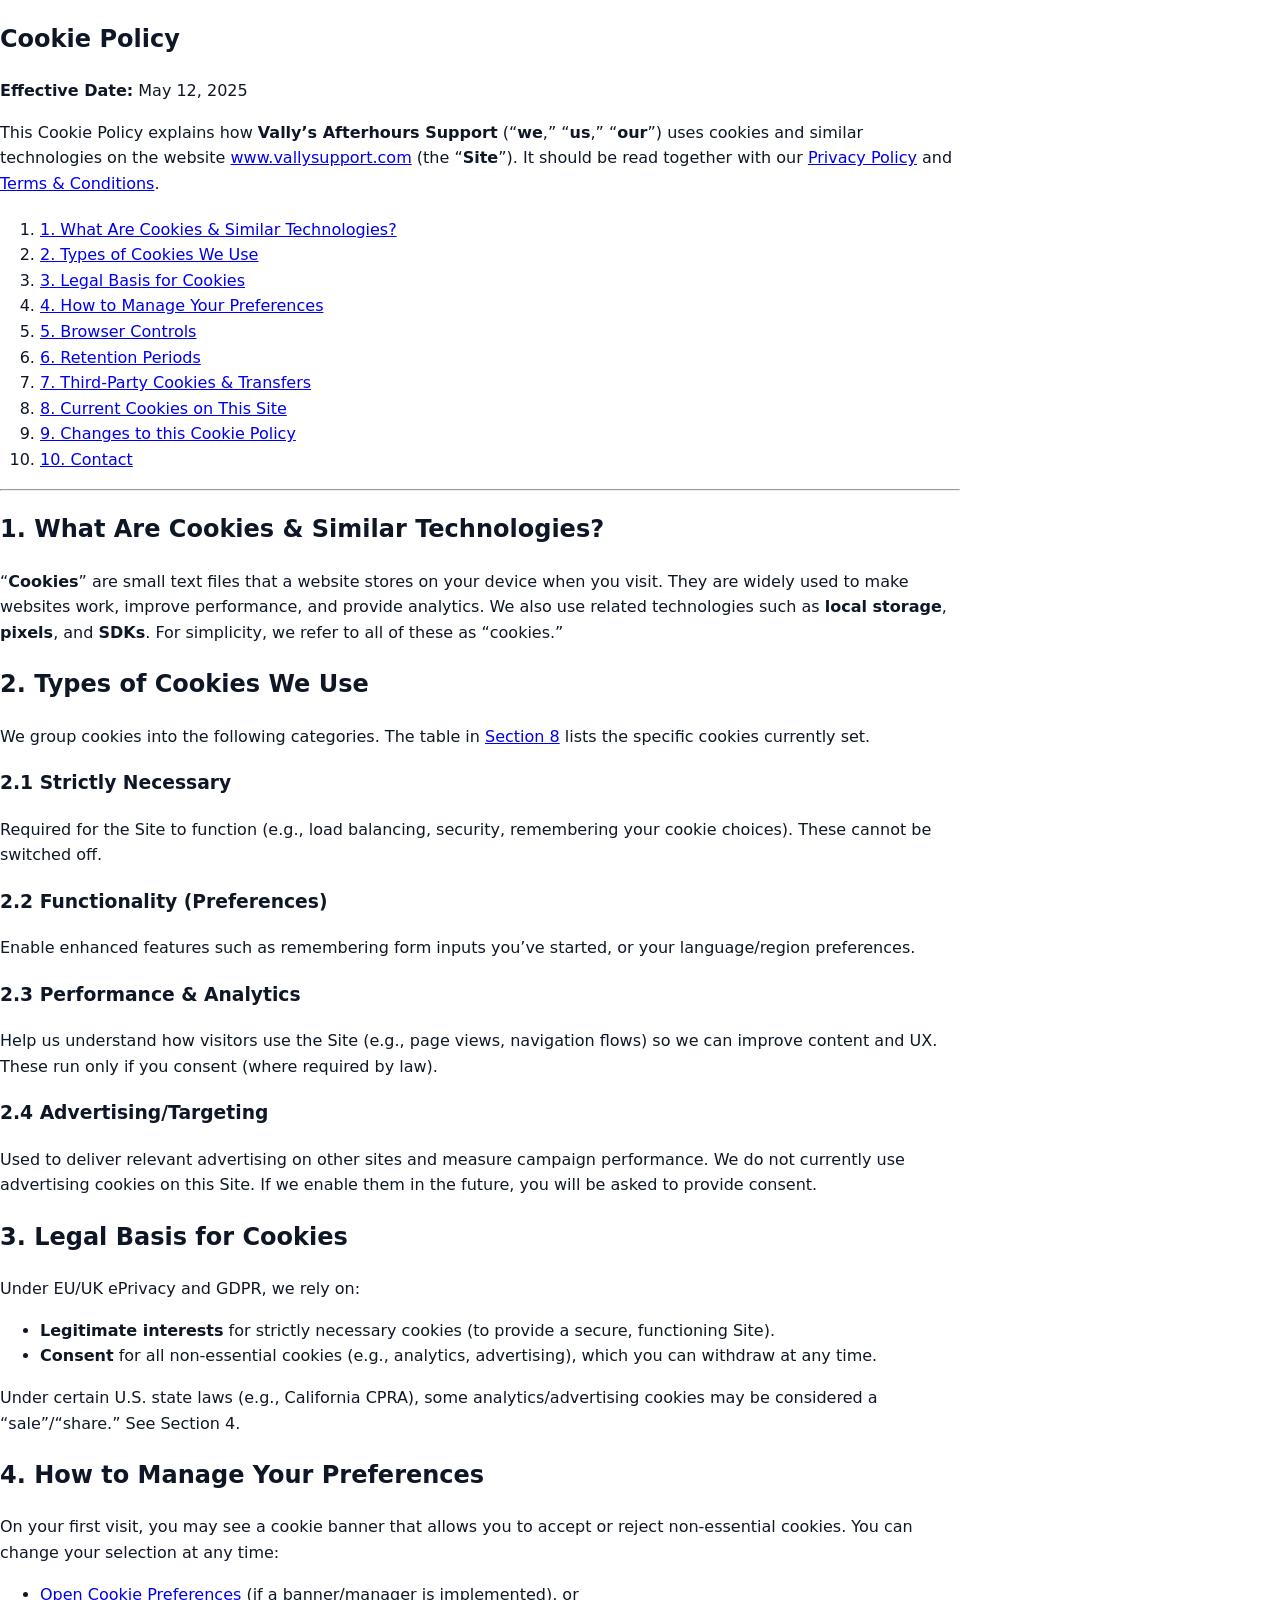
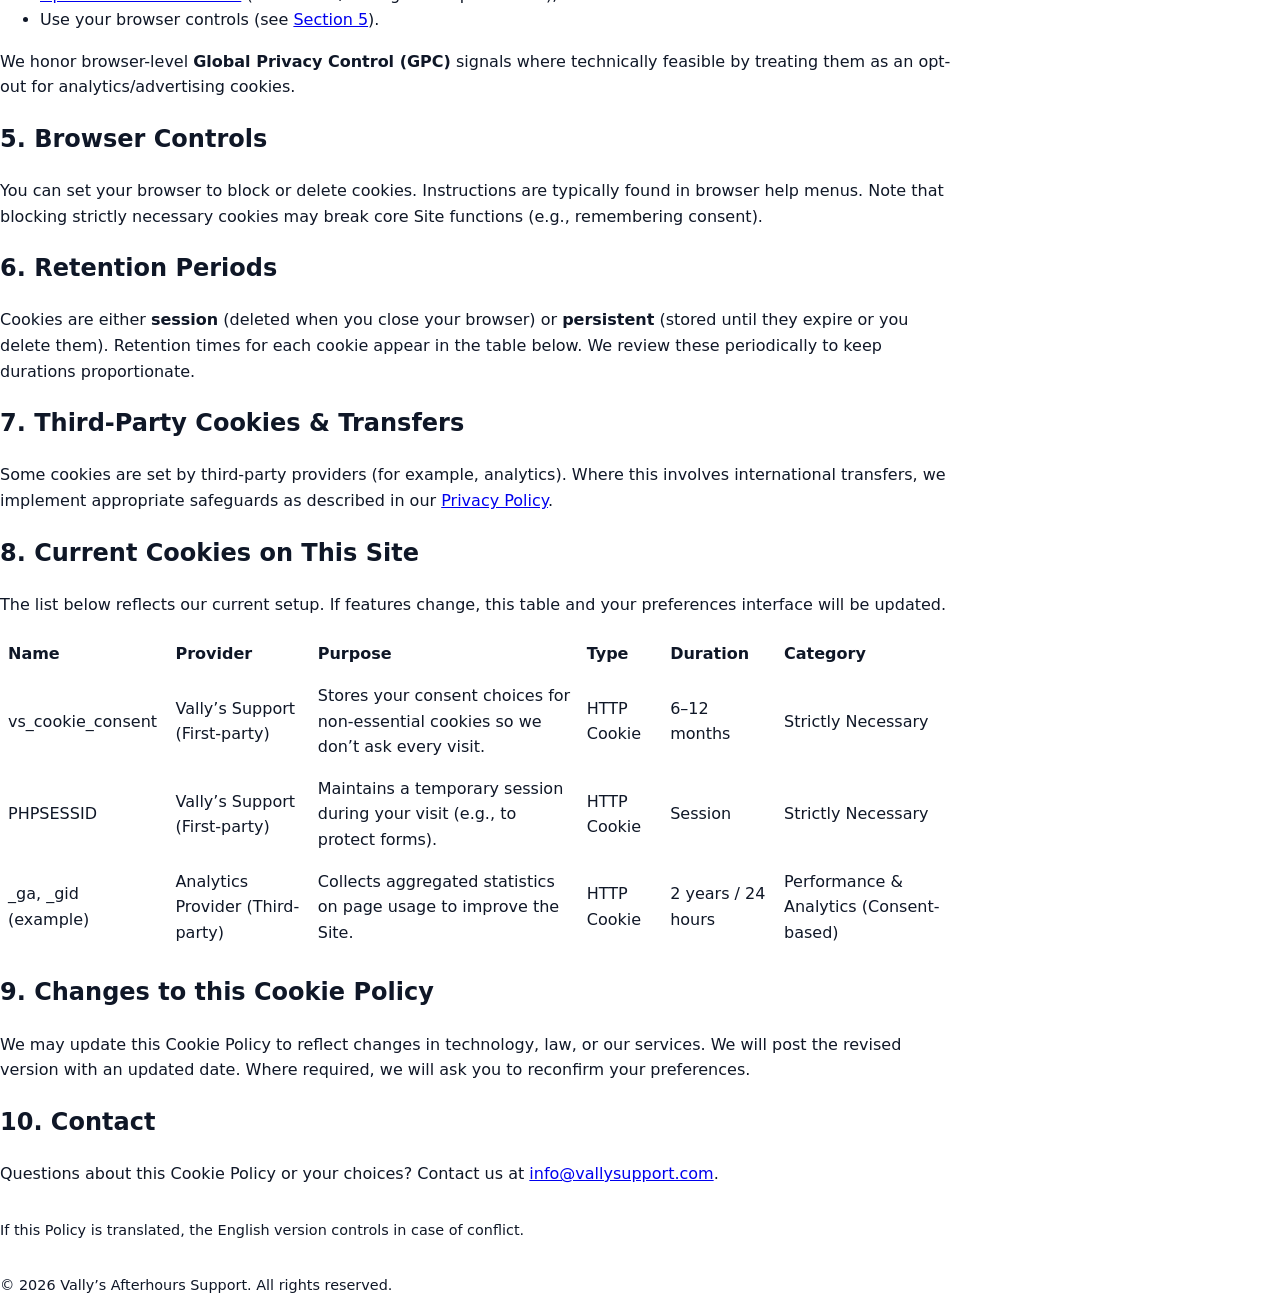
<file: cookies.html>
<!DOCTYPE html>
<html lang="en">

<head>
    <meta charset="utf-8">
    <title>Cookie Policy – Vally’s Afterhours Support</title>
    <meta name="viewport" content="width=device-width, initial-scale=1">
    <!-- Reuse the site stylesheet for consistent typography/colors -->
    <link rel="stylesheet" href="./assets/css/styles.css">
    <meta name="description"
        content="Cookie Policy describing how Vally’s Afterhours Support uses cookies and similar technologies, your choices, and how to manage preferences.">
</head>

<body>

    <section class="section" style="max-width: 60rem;">
        <h1>Cookie Policy</h1>
        <p><strong>Effective Date:</strong> May 12, 2025</p>

        <p>
            This Cookie Policy explains how <strong>Vally’s Afterhours Support</strong> (“<strong>we</strong>,”
            “<strong>us</strong>,”
            “<strong>our</strong>”) uses cookies and similar technologies on the website
            <a href="https://www.vallysupport.com">www.vallysupport.com</a> (the “<strong>Site</strong>”).
            It should be read together with our <a href="/privacy.html">Privacy Policy</a> and
            <a href="/terms.html">Terms &amp; Conditions</a>.
        </p>

        <!-- In-page nav -->
        <nav aria-label="Contents" style="margin-top: 1.25rem;">
            <ol>
                <li><a href="#what">1. What Are Cookies &amp; Similar Technologies?</a></li>
                <li><a href="#types">2. Types of Cookies We Use</a></li>
                <li><a href="#legal-basis">3. Legal Basis for Cookies</a></li>
                <li><a href="#manage">4. How to Manage Your Preferences</a></li>
                <li><a href="#browser">5. Browser Controls</a></li>
                <li><a href="#retention">6. Retention Periods</a></li>
                <li><a href="#third-party">7. Third-Party Cookies &amp; Transfers</a></li>
                <li><a href="#table">8. Current Cookies on This Site</a></li>
                <li><a href="#changes">9. Changes to this Cookie Policy</a></li>
                <li><a href="#contact">10. Contact</a></li>
            </ol>
        </nav>

        <hr>

        <h2 id="what">1. What Are Cookies &amp; Similar Technologies?</h2>
        <p>
            “<strong>Cookies</strong>” are small text files that a website stores on your device when you visit.
            They are widely used to make websites work, improve performance, and provide analytics. We also use related
            technologies such as <strong>local storage</strong>, <strong>pixels</strong>, and <strong>SDKs</strong>. For
            simplicity,
            we refer to all of these as “cookies.”
        </p>

        <h2 id="types">2. Types of Cookies We Use</h2>
        <p>We group cookies into the following categories. The table in <a href="#table">Section 8</a> lists the
            specific cookies currently set.</p>

        <h3>2.1 Strictly Necessary</h3>
        <p>
            Required for the Site to function (e.g., load balancing, security, remembering your cookie choices). These
            cannot be switched off.
        </p>

        <h3>2.2 Functionality (Preferences)</h3>
        <p>
            Enable enhanced features such as remembering form inputs you’ve started, or your language/region
            preferences.
        </p>

        <h3>2.3 Performance &amp; Analytics</h3>
        <p>
            Help us understand how visitors use the Site (e.g., page views, navigation flows) so we can improve content
            and UX.
            These run only if you consent (where required by law).
        </p>

        <h3>2.4 Advertising/Targeting</h3>
        <p>
            Used to deliver relevant advertising on other sites and measure campaign performance. We do not currently
            use
            advertising cookies on this Site. If we enable them in the future, you will be asked to provide consent.
        </p>

        <h2 id="legal-basis">3. Legal Basis for Cookies</h2>
        <p>
            Under EU/UK ePrivacy and GDPR, we rely on:
        </p>
        <ul>
            <li><strong>Legitimate interests</strong> for strictly necessary cookies (to provide a secure, functioning
                Site).</li>
            <li><strong>Consent</strong> for all non-essential cookies (e.g., analytics, advertising), which you can
                withdraw at any time.</li>
        </ul>
        <p>Under certain U.S. state laws (e.g., California CPRA), some analytics/advertising cookies may be considered a
            “sale”/“share.” See Section 4.</p>

        <h2 id="manage">4. How to Manage Your Preferences</h2>
        <p>
            On your first visit, you may see a cookie banner that allows you to accept or reject non-essential cookies.
            You can change your selection at any time:
        </p>
        <ul>
            <li><a href="/cookies.html#preferences" id="cookie-prefs-link">Open Cookie Preferences</a> (if a
                banner/manager is implemented), or</li>
            <li>Use your browser controls (see <a href="#browser">Section 5</a>).</li>
        </ul>
        <p>
            We honor browser-level <strong>Global Privacy Control (GPC)</strong> signals where technically feasible by
            treating them as an opt-out for
            analytics/advertising cookies.
        </p>

        <h2 id="browser">5. Browser Controls</h2>
        <p>
            You can set your browser to block or delete cookies. Instructions are typically found in browser help menus.
            Note that blocking strictly necessary cookies may break core Site functions (e.g., remembering consent).
        </p>

        <h2 id="retention">6. Retention Periods</h2>
        <p>
            Cookies are either <strong>session</strong> (deleted when you close your browser) or
            <strong>persistent</strong> (stored until they expire or you delete them).
            Retention times for each cookie appear in the table below. We review these periodically to keep durations
            proportionate.
        </p>

        <h2 id="third-party">7. Third-Party Cookies &amp; Transfers</h2>
        <p>
            Some cookies are set by third-party providers (for example, analytics). Where this involves international
            transfers,
            we implement appropriate safeguards as described in our <a href="/privacy.html">Privacy Policy</a>.
        </p>

        <h2 id="table">8. Current Cookies on This Site</h2>
        <p>
            The list below reflects our current setup. If features change, this table and your preferences interface
            will be updated.
        </p>

        <div class="card" style="padding: var(--space-4);">
            <div style="overflow-x:auto;">
                <table style="width:100%; border-collapse: collapse;">
                    <thead>
                        <tr>
                            <th style="text-align:left; padding:.5rem; border-bottom:1px solid var(--gray-100);">Name
                            </th>
                            <th style="text-align:left; padding:.5rem; border-bottom:1px solid var(--gray-100);">
                                Provider</th>
                            <th style="text-align:left; padding:.5rem; border-bottom:1px solid var(--gray-100);">Purpose
                            </th>
                            <th style="text-align:left; padding:.5rem; border-bottom:1px solid var(--gray-100);">Type
                            </th>
                            <th style="text-align:left; padding:.5rem; border-bottom:1px solid var(--gray-100);">
                                Duration</th>
                            <th style="text-align:left; padding:.5rem; border-bottom:1px solid var(--gray-100);">
                                Category</th>
                        </tr>
                    </thead>
                    <tbody>
                        <!-- Strictly necessary – remembers your choices -->
                        <tr>
                            <td style="padding:.5rem;">vs_cookie_consent</td>
                            <td style="padding:.5rem;">Vally’s Support (First-party)</td>
                            <td style="padding:.5rem;">Stores your consent choices for non-essential cookies so we don’t
                                ask every visit.</td>
                            <td style="padding:.5rem;">HTTP Cookie</td>
                            <td style="padding:.5rem;">6–12 months</td>
                            <td style="padding:.5rem;">Strictly Necessary</td>
                        </tr>
                        <!-- Example session cookie if you use PHP sessions (not set unless your server enables sessions) -->
                        <tr>
                            <td style="padding:.5rem;">PHPSESSID</td>
                            <td style="padding:.5rem;">Vally’s Support (First-party)</td>
                            <td style="padding:.5rem;">Maintains a temporary session during your visit (e.g., to protect
                                forms).</td>
                            <td style="padding:.5rem;">HTTP Cookie</td>
                            <td style="padding:.5rem;">Session</td>
                            <td style="padding:.5rem;">Strictly Necessary</td>
                        </tr>
                        <!-- Analytics (only if enabled and consented) -->
                        <tr>
                            <td style="padding:.5rem;">_ga, _gid (example)</td>
                            <td style="padding:.5rem;">Analytics Provider (Third-party)</td>
                            <td style="padding:.5rem;">Collects aggregated statistics on page usage to improve the Site.
                            </td>
                            <td style="padding:.5rem;">HTTP Cookie</td>
                            <td style="padding:.5rem;">2 years / 24 hours</td>
                            <td style="padding:.5rem;">Performance &amp; Analytics (Consent-based)</td>
                        </tr>
                        <!-- If you later enable advertising, list them here with opt-out links -->
                    </tbody>
                </table>
            </div>
        </div>

        <h2 id="changes">9. Changes to this Cookie Policy</h2>
        <p>
            We may update this Cookie Policy to reflect changes in technology, law, or our services.
            We will post the revised version with an updated date. Where required, we will ask you to reconfirm your
            preferences.
        </p>

        <h2 id="contact">10. Contact</h2>
        <p>
            Questions about this Cookie Policy or your choices? Contact us at
            <a href="mailto:info@vallysupport.com">info@vallysupport.com</a>.
        </p>

        <p style="margin-top:2rem;font-size:.9rem;color:var(--gray-700);">
            If this Policy is translated, the English version controls in case of conflict.
        </p>

        <p style="margin-top: 2rem; font-size: 0.9rem; color: var(--gray-700);">
            © <span id="year"></span> Vally’s Afterhours Support. All rights reserved.
        </p>
    </section>
    <script>
        // tiny helper to keep copyright year current
        document.getElementById('year').textContent = new Date().getFullYear();
    </script>

</body>

</html>
</file>
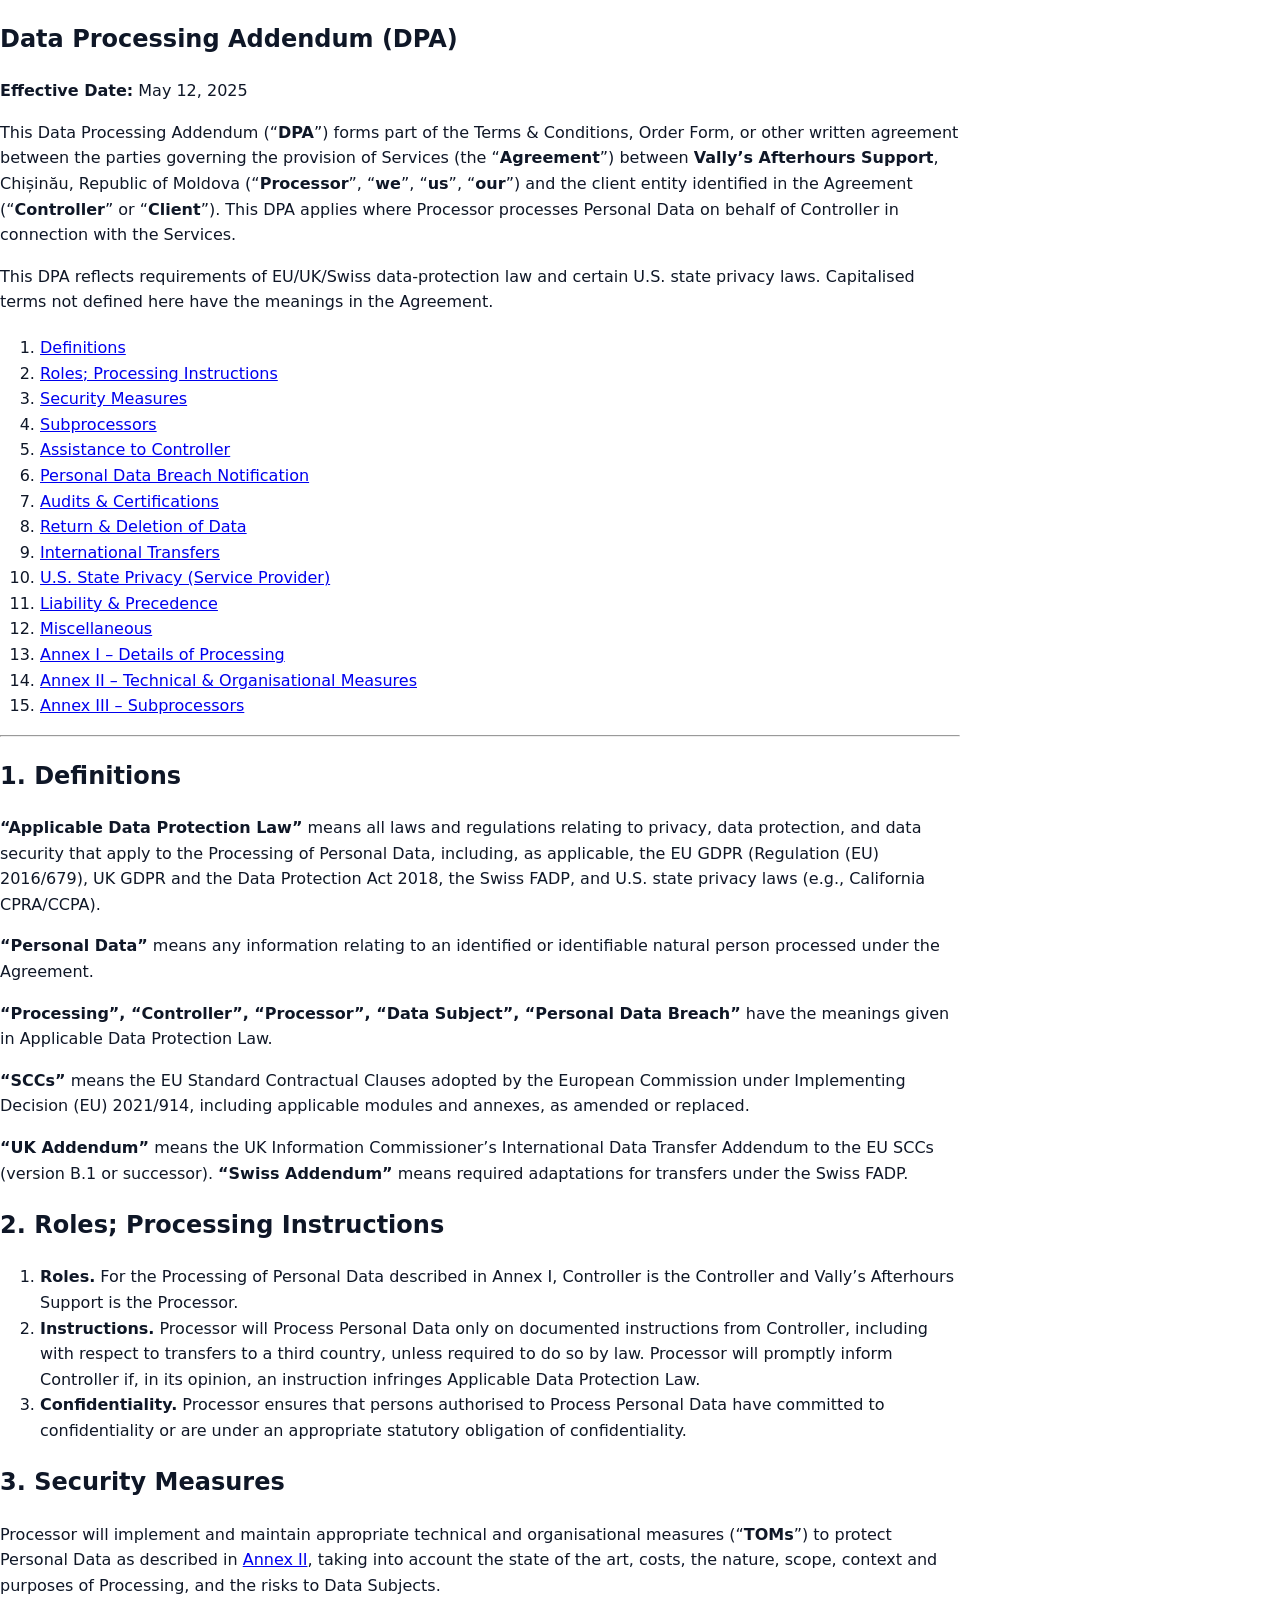
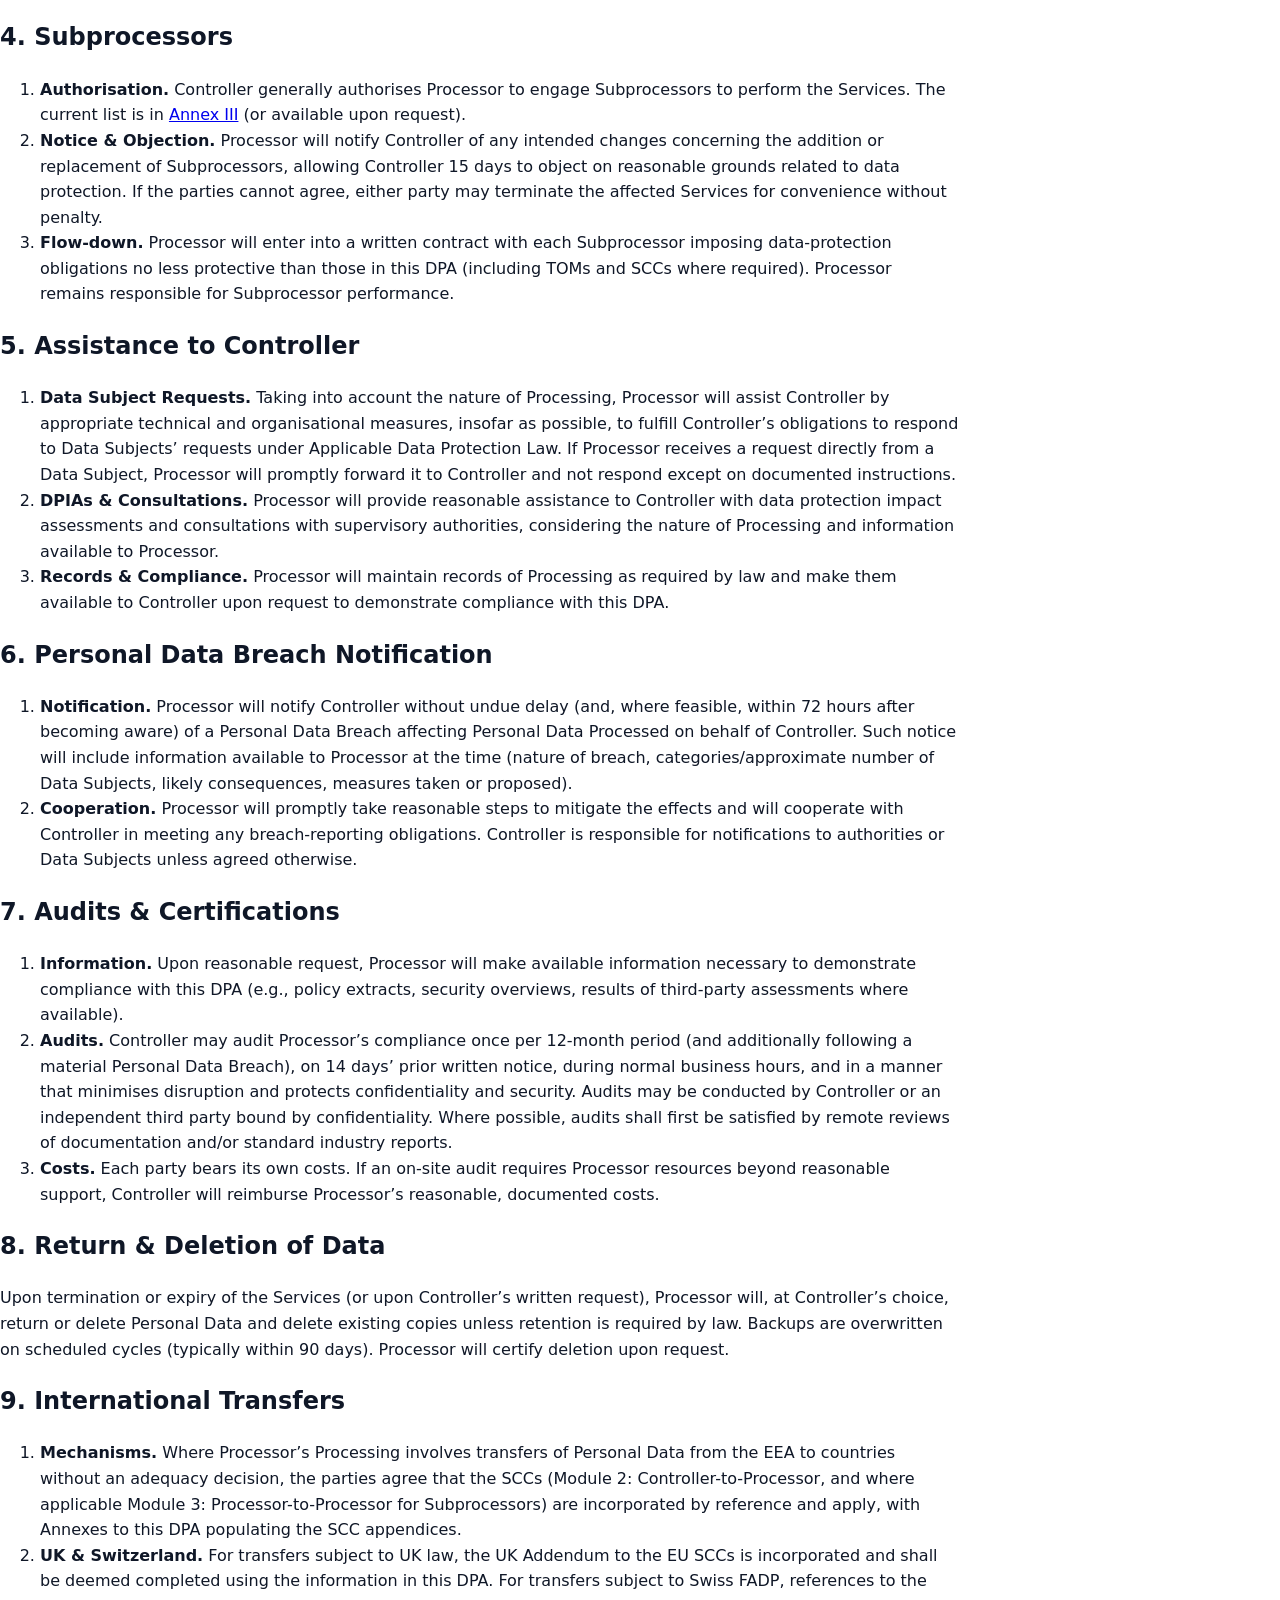
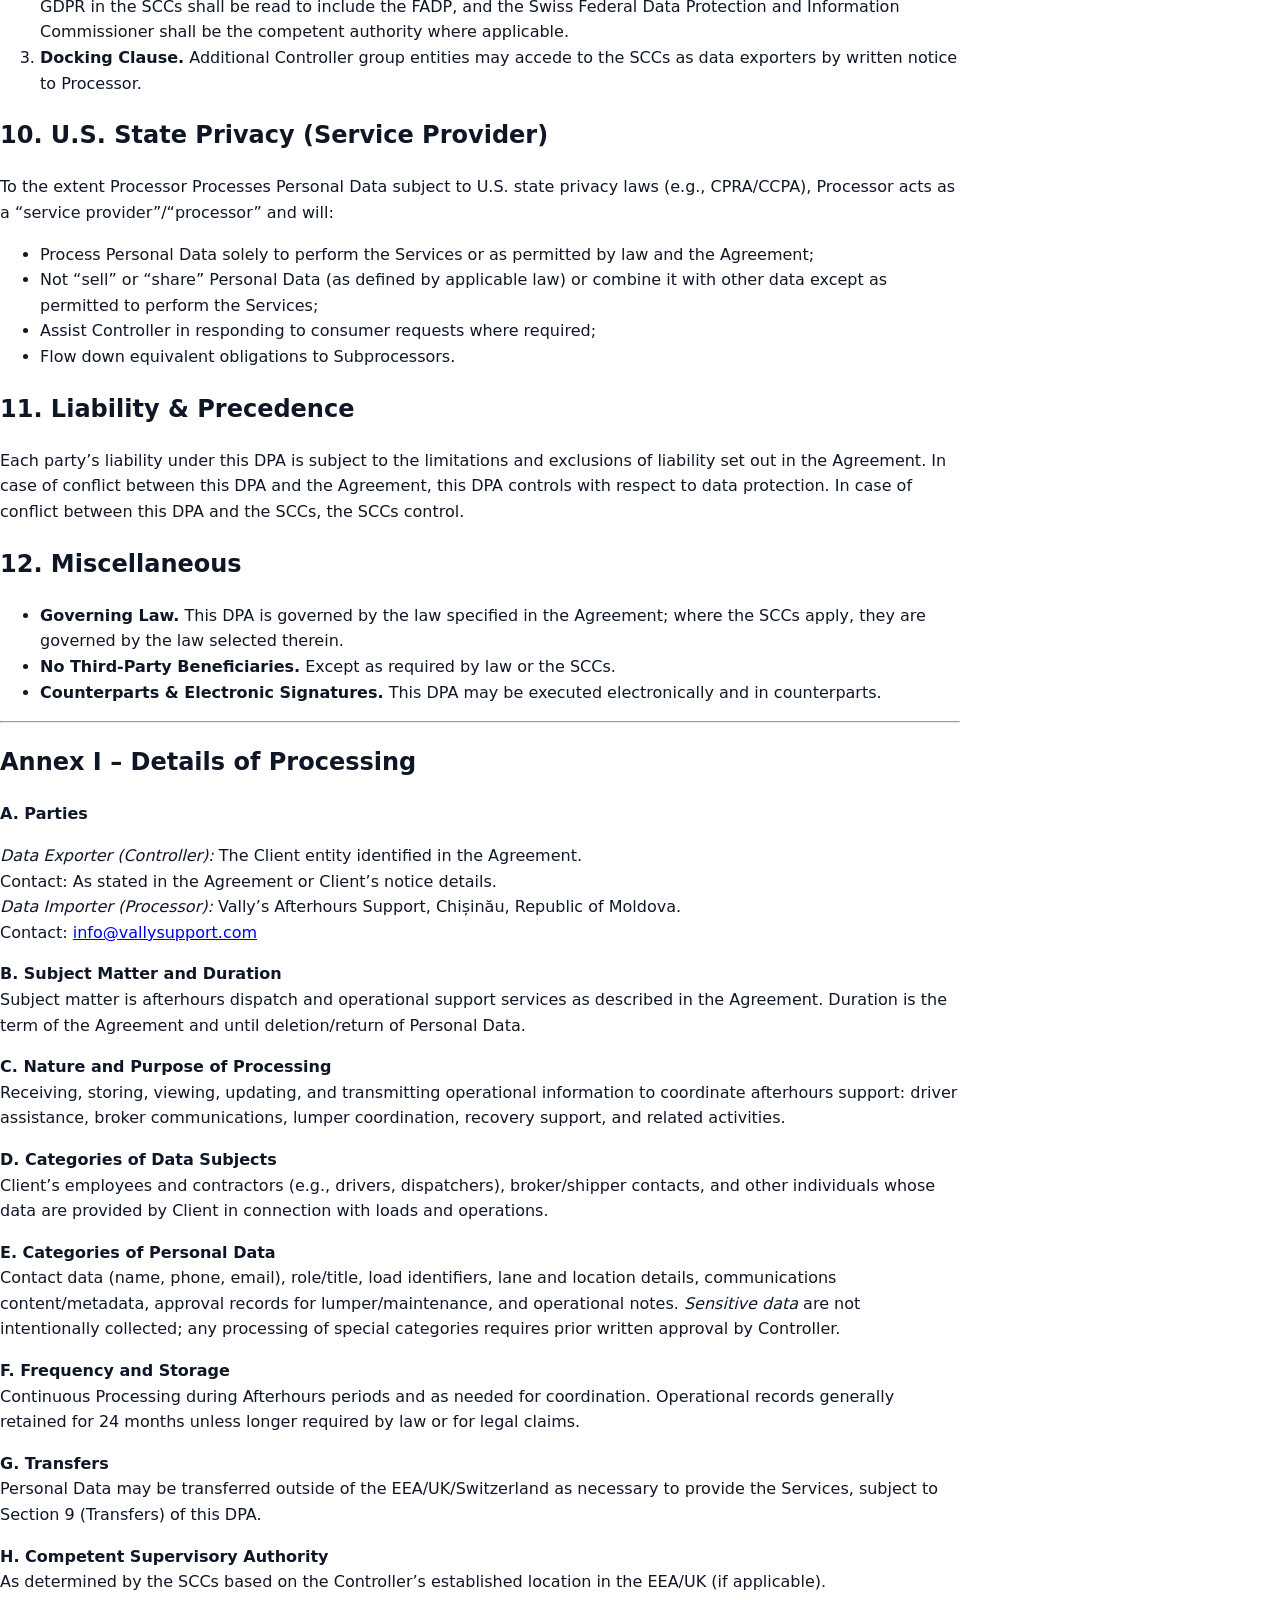
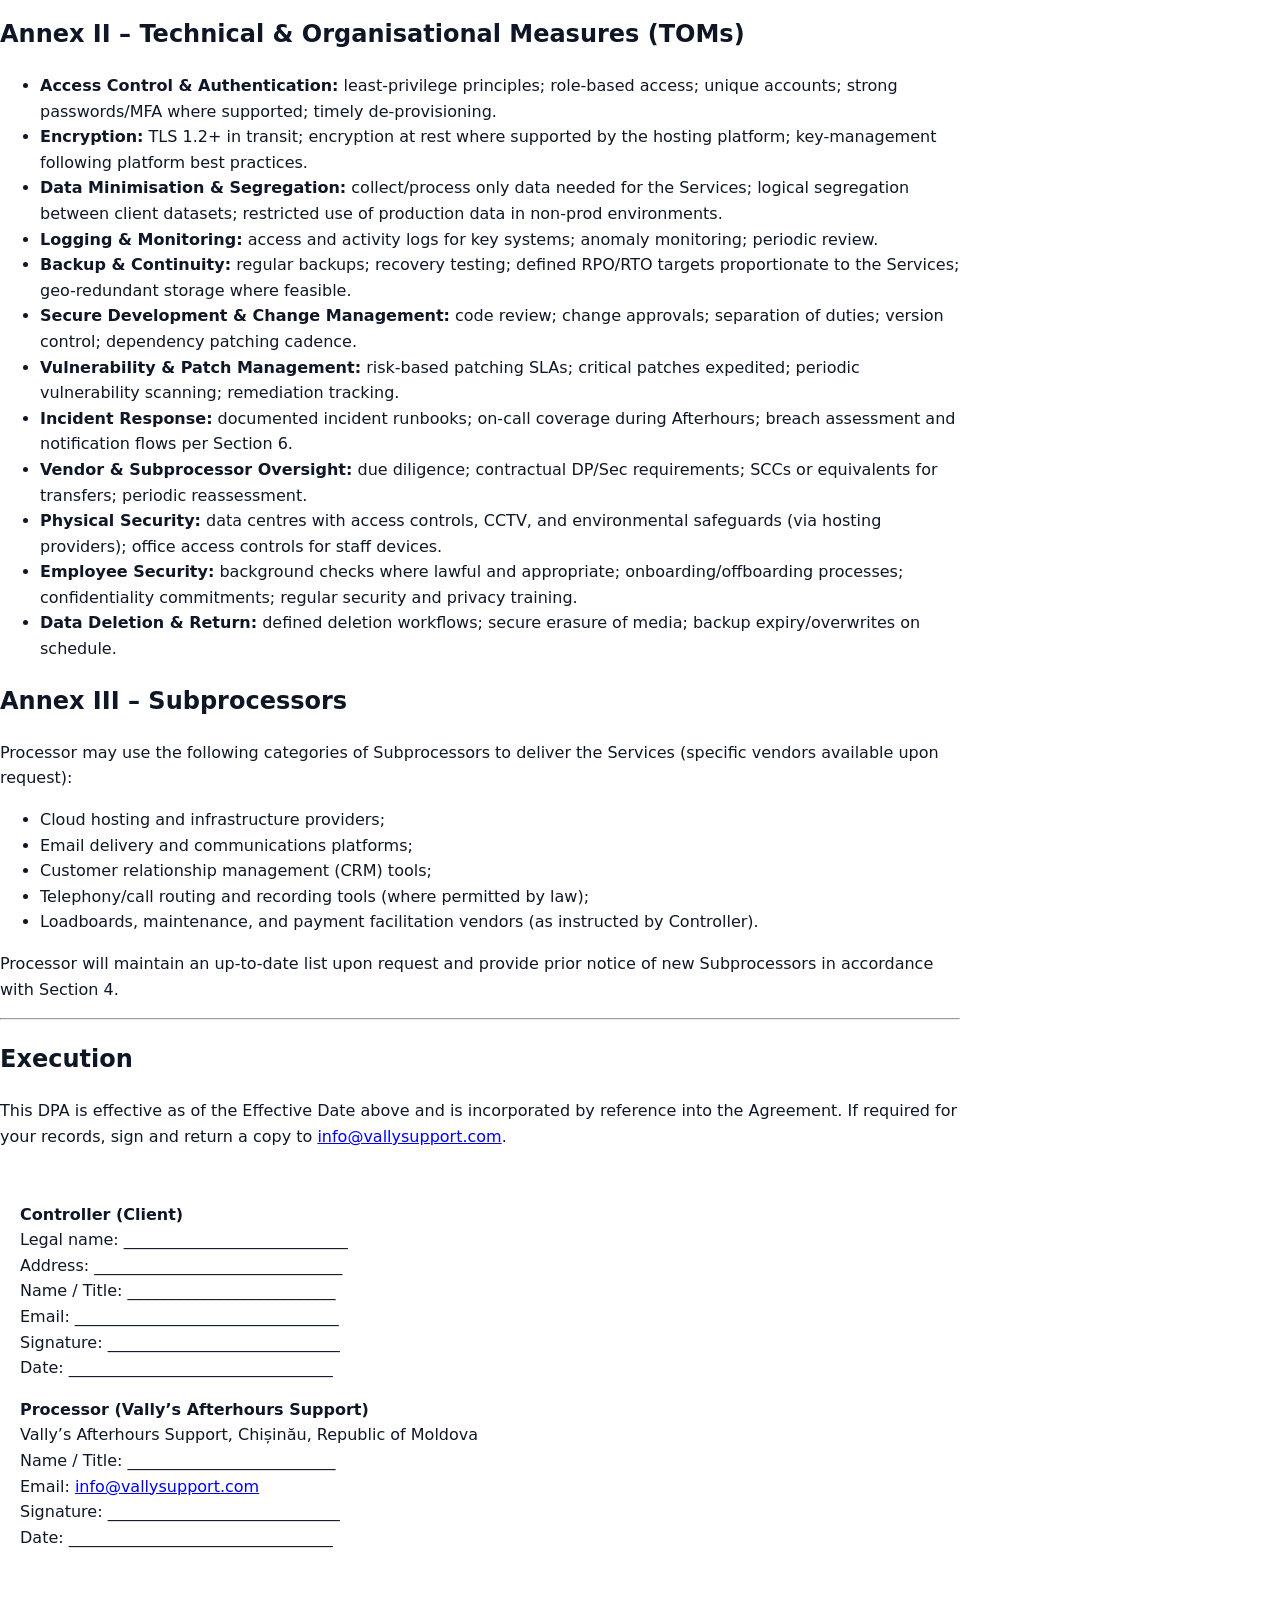
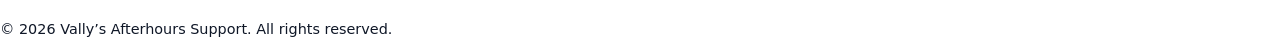
<file: dpa.html>
<!DOCTYPE html>
<html lang="en">

<head>
    <meta charset="utf-8">
    <title>Data Processing Addendum (DPA) – Vally’s Afterhours Support</title>
    <meta name="viewport" content="width=device-width, initial-scale=1">
    <!-- Reuse the site stylesheet for consistent typography/colors -->
    <link rel="stylesheet" href="./assets/css/styles.css">
    <meta name="description"
        content="Data Processing Addendum between Vally’s Afterhours Support (Processor) and business clients (Controller) for compliant processing of personal data.">
</head>

<body>

    <section class="section" style="max-width: 60rem;">
        <h1>Data Processing Addendum (DPA)</h1>
        <p><strong>Effective Date:</strong> May 12, 2025</p>
        <p>
            This Data Processing Addendum (“<strong>DPA</strong>”) forms part of the Terms &amp; Conditions, Order Form,
            or other
            written agreement between the parties governing the provision of Services (the “<strong>Agreement</strong>”)
            between <strong>Vally’s Afterhours Support</strong>, Chișinău, Republic of Moldova
            (“<strong>Processor</strong>”, “<strong>we</strong>”, “<strong>us</strong>”, “<strong>our</strong>”)
            and the client entity identified in the Agreement (“<strong>Controller</strong>” or
            “<strong>Client</strong>”).
            This DPA applies where Processor processes Personal Data on behalf of Controller in connection with the
            Services.
        </p>

        <aside class="alert" role="note" aria-label="scope note">
            This DPA reflects requirements of EU/UK/Swiss data-protection law and certain U.S. state privacy laws.
            Capitalised terms not defined here have the meanings in the Agreement.
        </aside>

        <!-- In-page navigation -->
        <nav aria-label="Contents" style="margin-top: 1.25rem;">
            <ol>
                <li><a href="#definitions">Definitions</a></li>
                <li><a href="#roles">Roles; Processing Instructions</a></li>
                <li><a href="#security">Security Measures</a></li>
                <li><a href="#subprocessors">Subprocessors</a></li>
                <li><a href="#assistance">Assistance to Controller</a></li>
                <li><a href="#breach">Personal Data Breach Notification</a></li>
                <li><a href="#audits">Audits &amp; Certifications</a></li>
                <li><a href="#return-delete">Return &amp; Deletion of Data</a></li>
                <li><a href="#transfers">International Transfers</a></li>
                <li><a href="#us-privacy">U.S. State Privacy (Service Provider)</a></li>
                <li><a href="#liability">Liability &amp; Precedence</a></li>
                <li><a href="#misc">Miscellaneous</a></li>
                <li><a href="#annex-i">Annex I – Details of Processing</a></li>
                <li><a href="#annex-ii">Annex II – Technical &amp; Organisational Measures</a></li>
                <li><a href="#annex-iii">Annex III – Subprocessors</a></li>
            </ol>
        </nav>

        <hr>

        <h2 id="definitions">1. Definitions</h2>
        <p><strong>“Applicable Data Protection Law”</strong> means all laws and regulations relating to privacy, data
            protection, and data security that apply to the Processing of Personal Data, including, as applicable, the
            EU GDPR (Regulation (EU) 2016/679), UK GDPR and the Data Protection Act 2018, the Swiss FADP, and U.S. state
            privacy laws (e.g., California CPRA/CCPA).</p>
        <p><strong>“Personal Data”</strong> means any information relating to an identified or identifiable natural
            person processed under the Agreement.</p>
        <p><strong>“Processing”, “Controller”, “Processor”, “Data Subject”, “Personal Data Breach”</strong> have the
            meanings given in Applicable Data Protection Law.</p>
        <p><strong>“SCCs”</strong> means the EU Standard Contractual Clauses adopted by the European Commission under
            Implementing Decision (EU) 2021/914, including applicable modules and annexes, as amended or replaced.</p>
        <p><strong>“UK Addendum”</strong> means the UK Information Commissioner’s International Data Transfer Addendum
            to the EU SCCs (version B.1 or successor). <strong>“Swiss Addendum”</strong> means required adaptations for
            transfers under the Swiss FADP.</p>

        <h2 id="roles">2. Roles; Processing Instructions</h2>
        <ol>
            <li><strong>Roles.</strong> For the Processing of Personal Data described in Annex I, Controller is the
                Controller and Vally’s Afterhours Support is the Processor.</li>
            <li><strong>Instructions.</strong> Processor will Process Personal Data only on documented instructions from
                Controller, including with respect to transfers to a third country, unless required to do so by law.
                Processor will promptly inform Controller if, in its opinion, an instruction infringes Applicable Data
                Protection Law.</li>
            <li><strong>Confidentiality.</strong> Processor ensures that persons authorised to Process Personal Data
                have committed to confidentiality or are under an appropriate statutory obligation of confidentiality.
            </li>
        </ol>

        <h2 id="security">3. Security Measures</h2>
        <p>Processor will implement and maintain appropriate technical and organisational measures
            (“<strong>TOMs</strong>”) to protect Personal Data as described in <a href="#annex-ii">Annex II</a>, taking
            into account the state of the art, costs, the nature, scope, context and purposes of Processing, and the
            risks to Data Subjects.</p>

        <h2 id="subprocessors">4. Subprocessors</h2>
        <ol>
            <li><strong>Authorisation.</strong> Controller generally authorises Processor to engage Subprocessors to
                perform the Services. The current list is in <a href="#annex-iii">Annex III</a> (or available upon
                request).</li>
            <li><strong>Notice &amp; Objection.</strong> Processor will notify Controller of any intended changes
                concerning the addition or replacement of Subprocessors, allowing Controller 15 days to object on
                reasonable grounds related to data protection. If the parties cannot agree, either party may terminate
                the affected Services for convenience without penalty.</li>
            <li><strong>Flow-down.</strong> Processor will enter into a written contract with each Subprocessor imposing
                data-protection obligations no less protective than those in this DPA (including TOMs and SCCs where
                required). Processor remains responsible for Subprocessor performance.</li>
        </ol>

        <h2 id="assistance">5. Assistance to Controller</h2>
        <ol>
            <li><strong>Data Subject Requests.</strong> Taking into account the nature of Processing, Processor will
                assist Controller by appropriate technical and organisational measures, insofar as possible, to fulfill
                Controller’s obligations to respond to Data Subjects’ requests under Applicable Data Protection Law. If
                Processor receives a request directly from a Data Subject, Processor will promptly forward it to
                Controller and not respond except on documented instructions.</li>
            <li><strong>DPIAs &amp; Consultations.</strong> Processor will provide reasonable assistance to Controller
                with data protection impact assessments and consultations with supervisory authorities, considering the
                nature of Processing and information available to Processor.</li>
            <li><strong>Records &amp; Compliance.</strong> Processor will maintain records of Processing as required by
                law and make them available to Controller upon request to demonstrate compliance with this DPA.</li>
        </ol>

        <h2 id="breach">6. Personal Data Breach Notification</h2>
        <ol>
            <li><strong>Notification.</strong> Processor will notify Controller without undue delay (and, where
                feasible, within 72 hours after becoming aware) of a Personal Data Breach affecting Personal Data
                Processed on behalf of Controller. Such notice will include information available to Processor at the
                time (nature of breach, categories/approximate number of Data Subjects, likely consequences, measures
                taken or proposed).</li>
            <li><strong>Cooperation.</strong> Processor will promptly take reasonable steps to mitigate the effects and
                will cooperate with Controller in meeting any breach-reporting obligations. Controller is responsible
                for notifications to authorities or Data Subjects unless agreed otherwise.</li>
        </ol>

        <h2 id="audits">7. Audits &amp; Certifications</h2>
        <ol>
            <li><strong>Information.</strong> Upon reasonable request, Processor will make available information
                necessary to demonstrate compliance with this DPA (e.g., policy extracts, security overviews, results of
                third-party assessments where available).</li>
            <li><strong>Audits.</strong> Controller may audit Processor’s compliance once per 12-month period (and
                additionally following a material Personal Data Breach), on 14 days’ prior written notice, during normal
                business hours, and in a manner that minimises disruption and protects confidentiality and security.
                Audits may be conducted by Controller or an independent third party bound by confidentiality. Where
                possible, audits shall first be satisfied by remote reviews of documentation and/or standard industry
                reports.</li>
            <li><strong>Costs.</strong> Each party bears its own costs. If an on-site audit requires Processor resources
                beyond reasonable support, Controller will reimburse Processor’s reasonable, documented costs.</li>
        </ol>

        <h2 id="return-delete">8. Return &amp; Deletion of Data</h2>
        <p>Upon termination or expiry of the Services (or upon Controller’s written request), Processor will, at
            Controller’s choice, return or delete Personal Data and delete existing copies unless retention is required
            by law. Backups are overwritten on scheduled cycles (typically within 90 days). Processor will certify
            deletion upon request.</p>

        <h2 id="transfers">9. International Transfers</h2>
        <ol>
            <li><strong>Mechanisms.</strong> Where Processor’s Processing involves transfers of Personal Data from the
                EEA to countries without an adequacy decision, the parties agree that the SCCs (Module 2:
                Controller-to-Processor, and where applicable Module 3: Processor-to-Processor for Subprocessors) are
                incorporated by reference and apply, with Annexes to this DPA populating the SCC appendices.</li>
            <li><strong>UK &amp; Switzerland.</strong> For transfers subject to UK law, the UK Addendum to the EU SCCs
                is incorporated and shall be deemed completed using the information in this DPA. For transfers subject
                to Swiss FADP, references to the GDPR in the SCCs shall be read to include the FADP, and the Swiss
                Federal Data Protection and Information Commissioner shall be the competent authority where applicable.
            </li>
            <li><strong>Docking Clause.</strong> Additional Controller group entities may accede to the SCCs as data
                exporters by written notice to Processor.</li>
        </ol>

        <h2 id="us-privacy">10. U.S. State Privacy (Service Provider)</h2>
        <p>To the extent Processor Processes Personal Data subject to U.S. state privacy laws (e.g., CPRA/CCPA),
            Processor acts as a “service provider”/“processor” and will:</p>
        <ul>
            <li>Process Personal Data solely to perform the Services or as permitted by law and the Agreement;</li>
            <li>Not “sell” or “share” Personal Data (as defined by applicable law) or combine it with other data except
                as permitted to perform the Services;</li>
            <li>Assist Controller in responding to consumer requests where required;</li>
            <li>Flow down equivalent obligations to Subprocessors.</li>
        </ul>

        <h2 id="liability">11. Liability &amp; Precedence</h2>
        <p>Each party’s liability under this DPA is subject to the limitations and exclusions of liability set out in
            the Agreement. In case of conflict between this DPA and the Agreement, this DPA controls with respect to
            data protection. In case of conflict between this DPA and the SCCs, the SCCs control.</p>

        <h2 id="misc">12. Miscellaneous</h2>
        <ul>
            <li><strong>Governing Law.</strong> This DPA is governed by the law specified in the Agreement; where the
                SCCs apply, they are governed by the law selected therein.</li>
            <li><strong>No Third-Party Beneficiaries.</strong> Except as required by law or the SCCs.</li>
            <li><strong>Counterparts &amp; Electronic Signatures.</strong> This DPA may be executed electronically and
                in counterparts.</li>
        </ul>

        <hr>

        <h2 id="annex-i">Annex I – Details of Processing</h2>
        <p><strong>A. Parties</strong></p>
        <p><em>Data Exporter (Controller):</em> The Client entity identified in the Agreement.<br>
            Contact: As stated in the Agreement or Client’s notice details.<br>
            <em>Data Importer (Processor):</em> Vally’s Afterhours Support, Chișinău, Republic of Moldova.<br>
            Contact: <a href="mailto:info@vallysupport.com">info@vallysupport.com</a>
        </p>

        <p><strong>B. Subject Matter and Duration</strong><br>
            Subject matter is afterhours dispatch and operational support services as described in the Agreement.
            Duration is the term of the Agreement and until deletion/return of Personal Data.</p>

        <p><strong>C. Nature and Purpose of Processing</strong><br>
            Receiving, storing, viewing, updating, and transmitting operational information to coordinate afterhours
            support:
            driver assistance, broker communications, lumper coordination, recovery support, and related activities.</p>

        <p><strong>D. Categories of Data Subjects</strong><br>
            Client’s employees and contractors (e.g., drivers, dispatchers), broker/shipper contacts, and other
            individuals whose data are provided by Client in connection with loads and operations.</p>

        <p><strong>E. Categories of Personal Data</strong><br>
            Contact data (name, phone, email), role/title, load identifiers, lane and location details, communications
            content/metadata, approval records for lumper/maintenance, and operational notes. <em>Sensitive data</em>
            are not intentionally collected; any processing of special categories requires prior written approval by
            Controller.</p>

        <p><strong>F. Frequency and Storage</strong><br>
            Continuous Processing during Afterhours periods and as needed for coordination. Operational records
            generally retained for 24 months unless longer required by law or for legal claims.</p>

        <p><strong>G. Transfers</strong><br>
            Personal Data may be transferred outside of the EEA/UK/Switzerland as necessary to provide the Services,
            subject to Section 9 (Transfers) of this DPA.</p>

        <p><strong>H. Competent Supervisory Authority</strong><br>
            As determined by the SCCs based on the Controller’s established location in the EEA/UK (if applicable).</p>

        <h2 id="annex-ii">Annex II – Technical &amp; Organisational Measures (TOMs)</h2>
        <ul>
            <li><strong>Access Control &amp; Authentication:</strong> least-privilege principles; role-based access;
                unique accounts; strong passwords/MFA where supported; timely de-provisioning.</li>
            <li><strong>Encryption:</strong> TLS 1.2+ in transit; encryption at rest where supported by the hosting
                platform; key-management following platform best practices.</li>
            <li><strong>Data Minimisation &amp; Segregation:</strong> collect/process only data needed for the Services;
                logical segregation between client datasets; restricted use of production data in non-prod environments.
            </li>
            <li><strong>Logging &amp; Monitoring:</strong> access and activity logs for key systems; anomaly monitoring;
                periodic review.</li>
            <li><strong>Backup &amp; Continuity:</strong> regular backups; recovery testing; defined RPO/RTO targets
                proportionate to the Services; geo-redundant storage where feasible.</li>
            <li><strong>Secure Development &amp; Change Management:</strong> code review; change approvals; separation
                of duties; version control; dependency patching cadence.</li>
            <li><strong>Vulnerability &amp; Patch Management:</strong> risk-based patching SLAs; critical patches
                expedited; periodic vulnerability scanning; remediation tracking.</li>
            <li><strong>Incident Response:</strong> documented incident runbooks; on-call coverage during Afterhours;
                breach assessment and notification flows per Section 6.</li>
            <li><strong>Vendor &amp; Subprocessor Oversight:</strong> due diligence; contractual DP/Sec requirements;
                SCCs or equivalents for transfers; periodic reassessment.</li>
            <li><strong>Physical Security:</strong> data centres with access controls, CCTV, and environmental
                safeguards (via hosting providers); office access controls for staff devices.</li>
            <li><strong>Employee Security:</strong> background checks where lawful and appropriate;
                onboarding/offboarding processes; confidentiality commitments; regular security and privacy training.
            </li>
            <li><strong>Data Deletion &amp; Return:</strong> defined deletion workflows; secure erasure of media; backup
                expiry/overwrites on schedule.</li>
        </ul>

        <h2 id="annex-iii">Annex III – Subprocessors</h2>
        <p>Processor may use the following categories of Subprocessors to deliver the Services (specific vendors
            available upon request):</p>
        <ul>
            <li>Cloud hosting and infrastructure providers;</li>
            <li>Email delivery and communications platforms;</li>
            <li>Customer relationship management (CRM) tools;</li>
            <li>Telephony/call routing and recording tools (where permitted by law);</li>
            <li>Loadboards, maintenance, and payment facilitation vendors (as instructed by Controller).</li>
        </ul>
        <p>Processor will maintain an up-to-date list upon request and provide prior notice of new Subprocessors in
            accordance with Section 4.</p>

        <hr>

        <h2>Execution</h2>
        <p>This DPA is effective as of the Effective Date above and is incorporated by reference into the Agreement. If
            required for your records, sign and return a copy to <a
                href="mailto:info@vallysupport.com">info@vallysupport.com</a>.</p>

        <div class="card" style="padding: 1.25rem;">
            <p><strong>Controller (Client)</strong><br>
                Legal name: ____________________________<br>
                Address: _______________________________<br>
                Name / Title: __________________________<br>
                Email: _________________________________<br>
                Signature: _____________________________<br>
                Date: _________________________________</p>
            <p><strong>Processor (Vally’s Afterhours Support)</strong><br>
                Vally’s Afterhours Support, Chișinău, Republic of Moldova<br>
                Name / Title: __________________________<br>
                Email: <a href="mailto:info@vallysupport.com">info@vallysupport.com</a><br>
                Signature: _____________________________<br>
                Date: _________________________________</p>
        </div>

        <p style="margin-top: 2rem; font-size: 0.9rem; color: var(--gray-700);">
            © <span id="year"></span> Vally’s Afterhours Support. All rights reserved.
        </p>

    </section>
    <script>
        // tiny helper to keep copyright year current
        document.getElementById('year').textContent = new Date().getFullYear();
    </script>

</body>

</html>
</file>
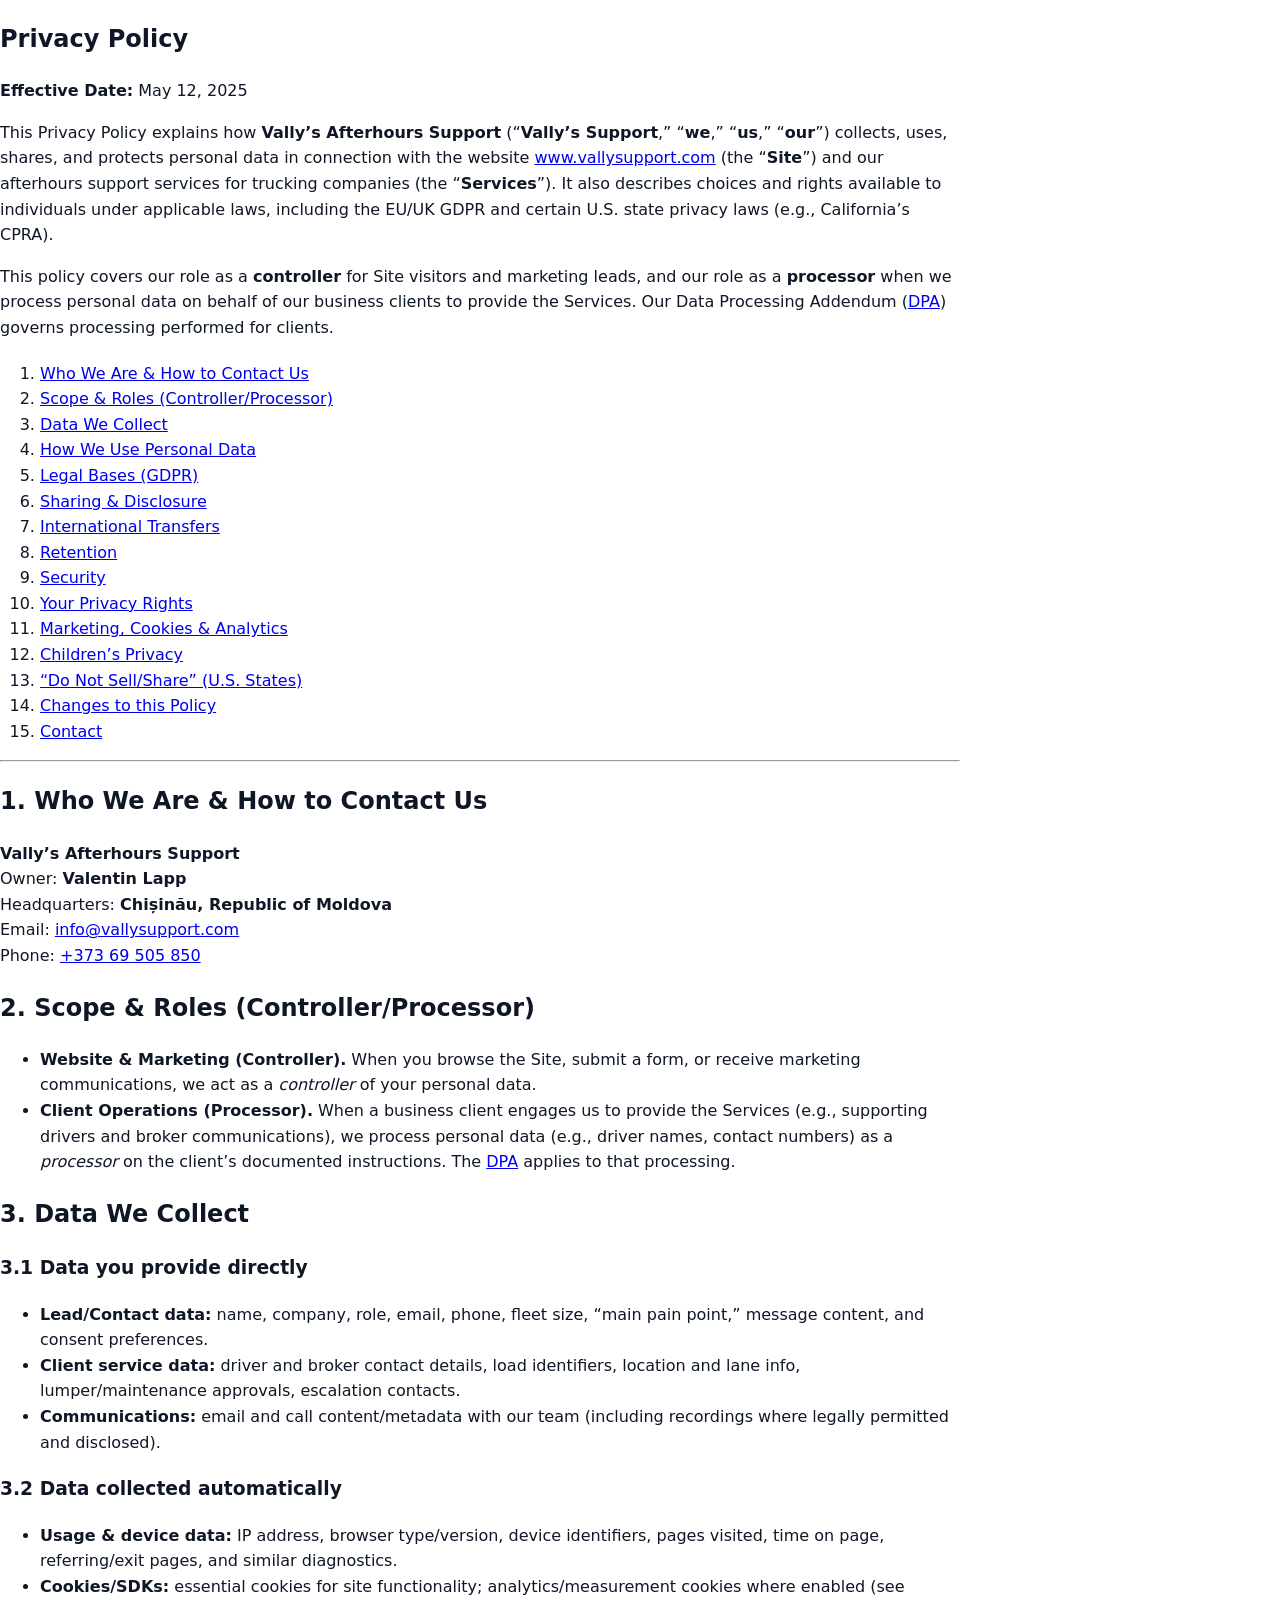
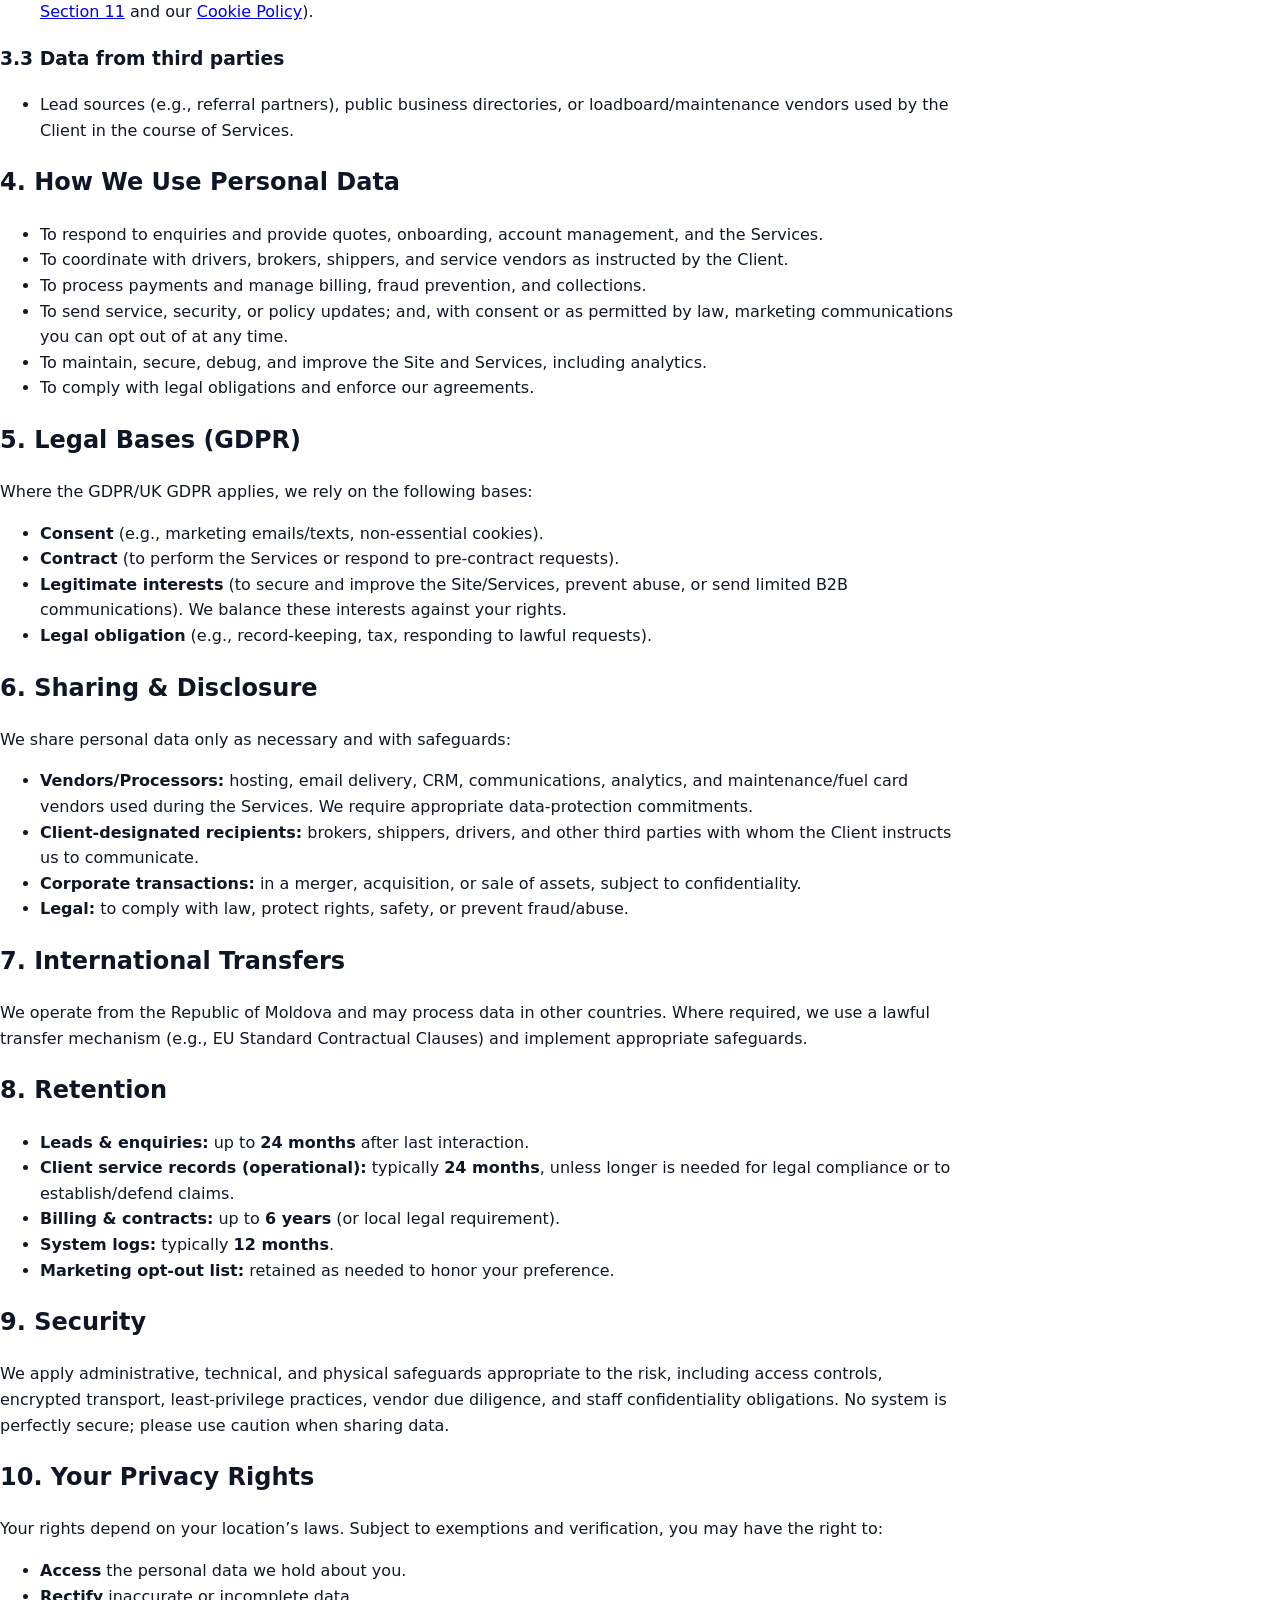
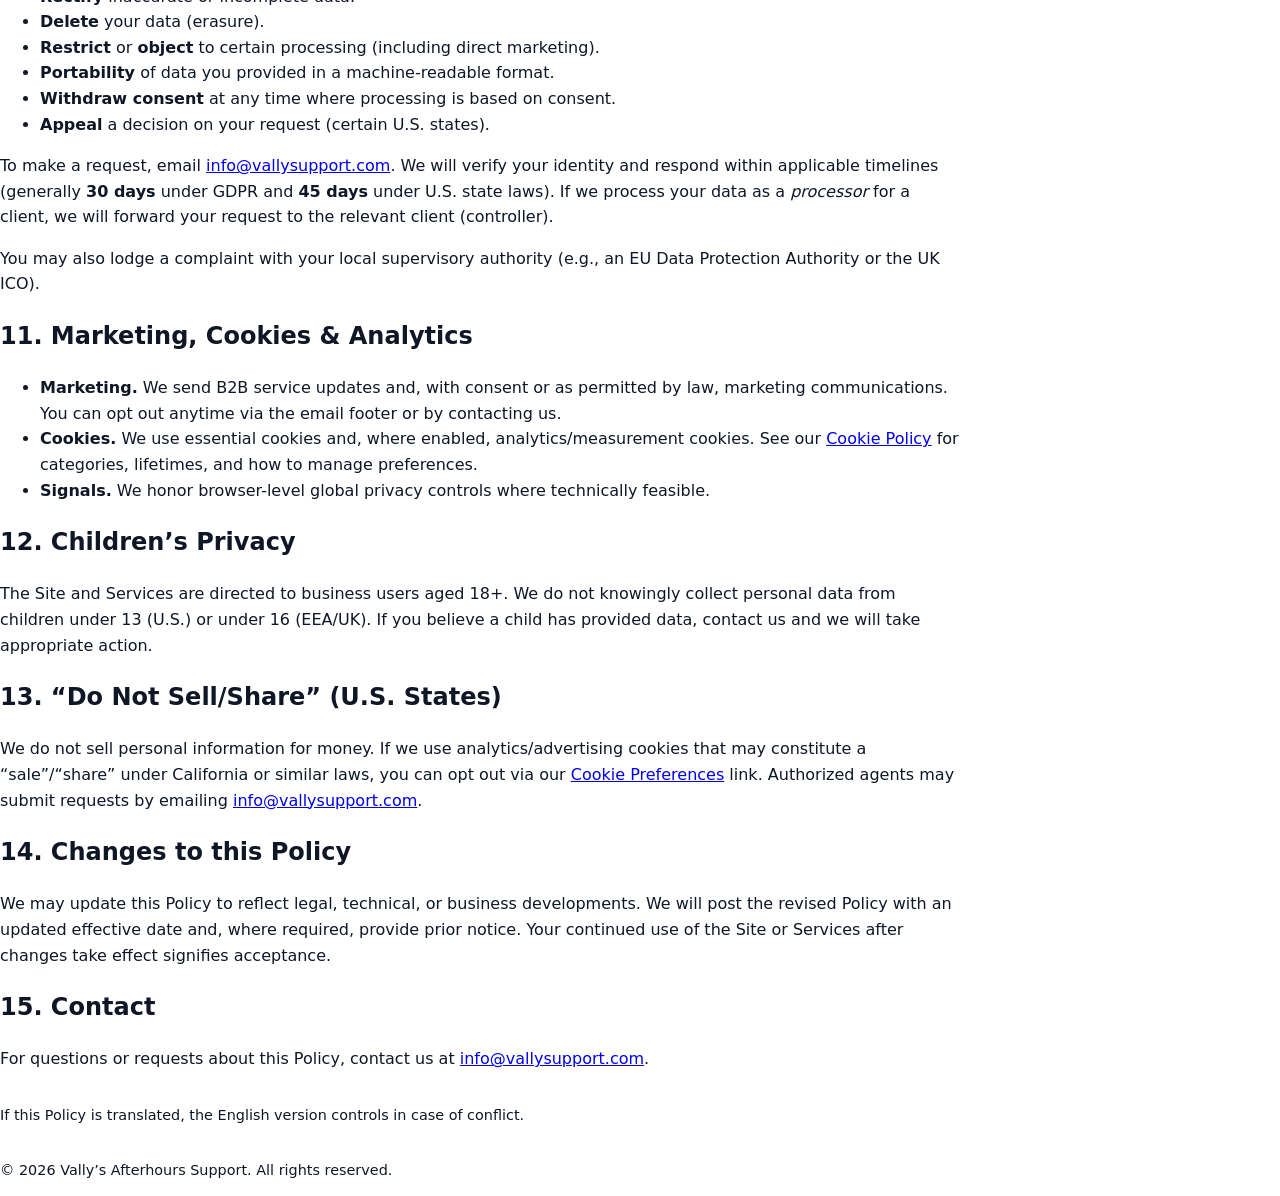
<file: privacy.html>
<!DOCTYPE html>
<html lang="en">

<head>
   <meta charset="utf-8">
   <title>Privacy Policy – Vally’s Afterhours Support</title>
   <meta name="viewport" content="width=device-width, initial-scale=1">
   <!-- Reuse the site stylesheet for consistent typography/colors -->
   <link rel="stylesheet" href="./assets/css/styles.css">
   <meta name="description"
      content="Privacy Policy describing how Vally’s Afterhours Support collects, uses, shares, transfers, and protects personal data for website visitors and service clients.">
</head>

<body>

   <section class="section" style="max-width: 60rem;">
      <h1>Privacy Policy</h1>
      <p><strong>Effective Date:</strong> May 12, 2025</p>
      <p>
         This Privacy Policy explains how <strong>Vally’s Afterhours Support</strong> (“<strong>Vally’s
            Support</strong>,”
         “<strong>we</strong>,” “<strong>us</strong>,” “<strong>our</strong>”) collects, uses, shares, and protects
         personal data in connection with the website <a href="https://www.vallysupport.com">www.vallysupport.com</a>
         (the “<strong>Site</strong>”) and our afterhours support services for trucking companies (the
         “<strong>Services</strong>”).
         It also describes choices and rights available to individuals under applicable laws, including the EU/UK GDPR
         and
         certain U.S. state privacy laws (e.g., California’s CPRA).
      </p>

      <aside class="alert" role="note" aria-label="notice">
         This policy covers our role as a <strong>controller</strong> for Site visitors and marketing leads, and our
         role as a
         <strong>processor</strong> when we process personal data on behalf of our business clients to provide the
         Services.
         Our Data Processing Addendum (<a href="./dpa.html">DPA</a>) governs processing performed for clients.
      </aside>

      <!-- In-page navigation -->
      <nav aria-label="Contents" style="margin-top: 1.25rem;">
         <ol>
            <li><a href="#who-we-are">Who We Are &amp; How to Contact Us</a></li>
            <li><a href="#scope">Scope &amp; Roles (Controller/Processor)</a></li>
            <li><a href="#data-we-collect">Data We Collect</a></li>
            <li><a href="#how-we-use">How We Use Personal Data</a></li>
            <li><a href="#legal-bases">Legal Bases (GDPR)</a></li>
            <li><a href="#sharing">Sharing &amp; Disclosure</a></li>
            <li><a href="#transfers">International Transfers</a></li>
            <li><a href="#retention">Retention</a></li>
            <li><a href="#security">Security</a></li>
            <li><a href="#your-rights">Your Privacy Rights</a></li>
            <li><a href="#marketing-cookies">Marketing, Cookies &amp; Analytics</a></li>
            <li><a href="#children">Children’s Privacy</a></li>
            <li><a href="#do-not-sell">“Do Not Sell/Share” (U.S. States)</a></li>
            <li><a href="#changes">Changes to this Policy</a></li>
            <li><a href="#contact">Contact</a></li>
         </ol>
      </nav>

      <hr>

      <h2 id="who-we-are">1. Who We Are &amp; How to Contact Us</h2>
      <p><strong>Vally’s Afterhours Support</strong><br>
         Owner: <strong>Valentin Lapp</strong><br>
         Headquarters: <strong>Chișinău, Republic of Moldova</strong><br>
         Email: <a href="mailto:info@vallysupport.com">info@vallysupport.com</a><br>
         Phone: <a href="tel:+37369505850">+373 69 505 850</a>
      </p>

      <h2 id="scope">2. Scope &amp; Roles (Controller/Processor)</h2>
      <ul>
         <li><strong>Website &amp; Marketing (Controller).</strong> When you browse the Site, submit a form, or receive
            marketing communications, we act as a <em>controller</em> of your personal data.</li>
         <li><strong>Client Operations (Processor).</strong> When a business client engages us to provide the Services
            (e.g., supporting drivers and broker communications), we process personal data (e.g., driver names, contact
            numbers) as a <em>processor</em> on the client’s documented instructions. The <a href="./dpa.html">DPA</a>
            applies to that processing.</li>
      </ul>

      <h2 id="data-we-collect">3. Data We Collect</h2>
      <h3>3.1 Data you provide directly</h3>
      <ul>
         <li><strong>Lead/Contact data:</strong> name, company, role, email, phone, fleet size, “main pain point,”
            message content, and consent preferences.</li>
         <li><strong>Client service data:</strong> driver and broker contact details, load identifiers, location and
            lane info, lumper/maintenance approvals, escalation contacts.</li>
         <li><strong>Communications:</strong> email and call content/metadata with our team (including recordings where
            legally permitted and disclosed).</li>
      </ul>

      <h3>3.2 Data collected automatically</h3>
      <ul>
         <li><strong>Usage &amp; device data:</strong> IP address, browser type/version, device identifiers, pages
            visited, time on page, referring/exit pages, and similar diagnostics.</li>
         <li><strong>Cookies/SDKs:</strong> essential cookies for site functionality; analytics/measurement cookies
            where enabled (see <a href="#marketing-cookies">Section 11</a> and our <a href="./cookies.html">Cookie
               Policy</a>).</li>
      </ul>

      <h3>3.3 Data from third parties</h3>
      <ul>
         <li>Lead sources (e.g., referral partners), public business directories, or loadboard/maintenance vendors used
            by the Client in the course of Services.</li>
      </ul>

      <h2 id="how-we-use">4. How We Use Personal Data</h2>
      <ul>
         <li>To respond to enquiries and provide quotes, onboarding, account management, and the Services.</li>
         <li>To coordinate with drivers, brokers, shippers, and service vendors as instructed by the Client.</li>
         <li>To process payments and manage billing, fraud prevention, and collections.</li>
         <li>To send service, security, or policy updates; and, with consent or as permitted by law, marketing
            communications you can opt out of at any time.</li>
         <li>To maintain, secure, debug, and improve the Site and Services, including analytics.</li>
         <li>To comply with legal obligations and enforce our agreements.</li>
      </ul>

      <h2 id="legal-bases">5. Legal Bases (GDPR)</h2>
      <p>Where the GDPR/UK GDPR applies, we rely on the following bases:</p>
      <ul>
         <li><strong>Consent</strong> (e.g., marketing emails/texts, non-essential cookies).</li>
         <li><strong>Contract</strong> (to perform the Services or respond to pre-contract requests).</li>
         <li><strong>Legitimate interests</strong> (to secure and improve the Site/Services, prevent abuse, or send
            limited B2B communications). We balance these interests against your rights.</li>
         <li><strong>Legal obligation</strong> (e.g., record-keeping, tax, responding to lawful requests).</li>
      </ul>

      <h2 id="sharing">6. Sharing &amp; Disclosure</h2>
      <p>We share personal data only as necessary and with safeguards:</p>
      <ul>
         <li><strong>Vendors/Processors:</strong> hosting, email delivery, CRM, communications, analytics, and
            maintenance/fuel card vendors used during the Services. We require appropriate data-protection commitments.
         </li>
         <li><strong>Client-designated recipients:</strong> brokers, shippers, drivers, and other third parties with
            whom the Client instructs us to communicate.</li>
         <li><strong>Corporate transactions:</strong> in a merger, acquisition, or sale of assets, subject to
            confidentiality.</li>
         <li><strong>Legal:</strong> to comply with law, protect rights, safety, or prevent fraud/abuse.</li>
      </ul>

      <h2 id="transfers">7. International Transfers</h2>
      <p>We operate from the Republic of Moldova and may process data in other countries. Where required, we use a
         lawful transfer mechanism (e.g., EU Standard Contractual Clauses) and implement appropriate safeguards.</p>

      <h2 id="retention">8. Retention</h2>
      <ul>
         <li><strong>Leads &amp; enquiries:</strong> up to <strong>24 months</strong> after last interaction.</li>
         <li><strong>Client service records (operational):</strong> typically <strong>24 months</strong>, unless longer
            is needed for legal compliance or to establish/defend claims.</li>
         <li><strong>Billing &amp; contracts:</strong> up to <strong>6 years</strong> (or local legal requirement).</li>
         <li><strong>System logs:</strong> typically <strong>12 months</strong>.</li>
         <li><strong>Marketing opt-out list:</strong> retained as needed to honor your preference.</li>
      </ul>

      <h2 id="security">9. Security</h2>
      <p>We apply administrative, technical, and physical safeguards appropriate to the risk, including access controls,
         encrypted transport, least-privilege practices, vendor due diligence, and staff confidentiality obligations. No
         system is perfectly secure; please use caution when sharing data.</p>

      <h2 id="your-rights">10. Your Privacy Rights</h2>
      <p>Your rights depend on your location’s laws. Subject to exemptions and verification, you may have the right to:
      </p>
      <ul>
         <li><strong>Access</strong> the personal data we hold about you.</li>
         <li><strong>Rectify</strong> inaccurate or incomplete data.</li>
         <li><strong>Delete</strong> your data (erasure).</li>
         <li><strong>Restrict</strong> or <strong>object</strong> to certain processing (including direct marketing).
         </li>
         <li><strong>Portability</strong> of data you provided in a machine-readable format.</li>
         <li><strong>Withdraw consent</strong> at any time where processing is based on consent.</li>
         <li><strong>Appeal</strong> a decision on your request (certain U.S. states).</li>
      </ul>
      <p>
         To make a request, email <a href="mailto:info@vallysupport.com">info@vallysupport.com</a>.
         We will verify your identity and respond within applicable timelines
         (generally <strong>30 days</strong> under GDPR and <strong>45 days</strong> under U.S. state laws).
         If we process your data as a <em>processor</em> for a client, we will forward your request to the relevant
         client (controller).
      </p>
      <p>You may also lodge a complaint with your local supervisory authority (e.g., an EU Data Protection Authority or
         the UK ICO).</p>

      <h2 id="marketing-cookies">11. Marketing, Cookies &amp; Analytics</h2>
      <ul>
         <li><strong>Marketing.</strong> We send B2B service updates and, with consent or as permitted by law, marketing
            communications.
            You can opt out anytime via the email footer or by contacting us.</li>
         <li><strong>Cookies.</strong> We use essential cookies and, where enabled, analytics/measurement cookies.
            See our <a href="./cookies.html">Cookie Policy</a> for categories, lifetimes, and how to manage preferences.
         </li>
         <li><strong>Signals.</strong> We honor browser-level global privacy controls where technically feasible.</li>
      </ul>

      <h2 id="children">12. Children’s Privacy</h2>
      <p>The Site and Services are directed to business users aged 18+. We do not knowingly collect personal data from
         children under 13 (U.S.) or under 16 (EEA/UK). If you believe a child has provided data, contact us and we will
         take appropriate action.</p>

      <h2 id="do-not-sell">13. “Do Not Sell/Share” (U.S. States)</h2>
      <p>We do not sell personal information for money. If we use analytics/advertising cookies that may constitute a
         “sale”/“share”
         under California or similar laws, you can opt out via our <a href="./cookies.html">Cookie Preferences</a> link.
         Authorized agents may submit requests by emailing <a
            href="mailto:info@vallysupport.com">info@vallysupport.com</a>.</p>

      <h2 id="changes">14. Changes to this Policy</h2>
      <p>We may update this Policy to reflect legal, technical, or business developments. We will post the revised
         Policy with an updated effective date and, where required, provide prior notice. Your continued use of the Site
         or Services after changes take effect signifies acceptance.</p>

      <h2 id="contact">15. Contact</h2>
      <p>
         For questions or requests about this Policy, contact us at <a
            href="mailto:info@vallysupport.com">info@vallysupport.com</a>.
      </p>

      <p style="margin-top:2rem;font-size:.9rem;color:var(--gray-700);">
         If this Policy is translated, the English version controls in case of conflict.
      </p>

      <p style="margin-top: 2rem; font-size: 0.9rem; color: var(--gray-700);">
         © <span id="year"></span> Vally’s Afterhours Support. All rights reserved.
      </p>
   </section>
   <script>
      // tiny helper to keep copyright year current
      document.getElementById('year').textContent = new Date().getFullYear();
   </script>
</body>

</html>
</file>
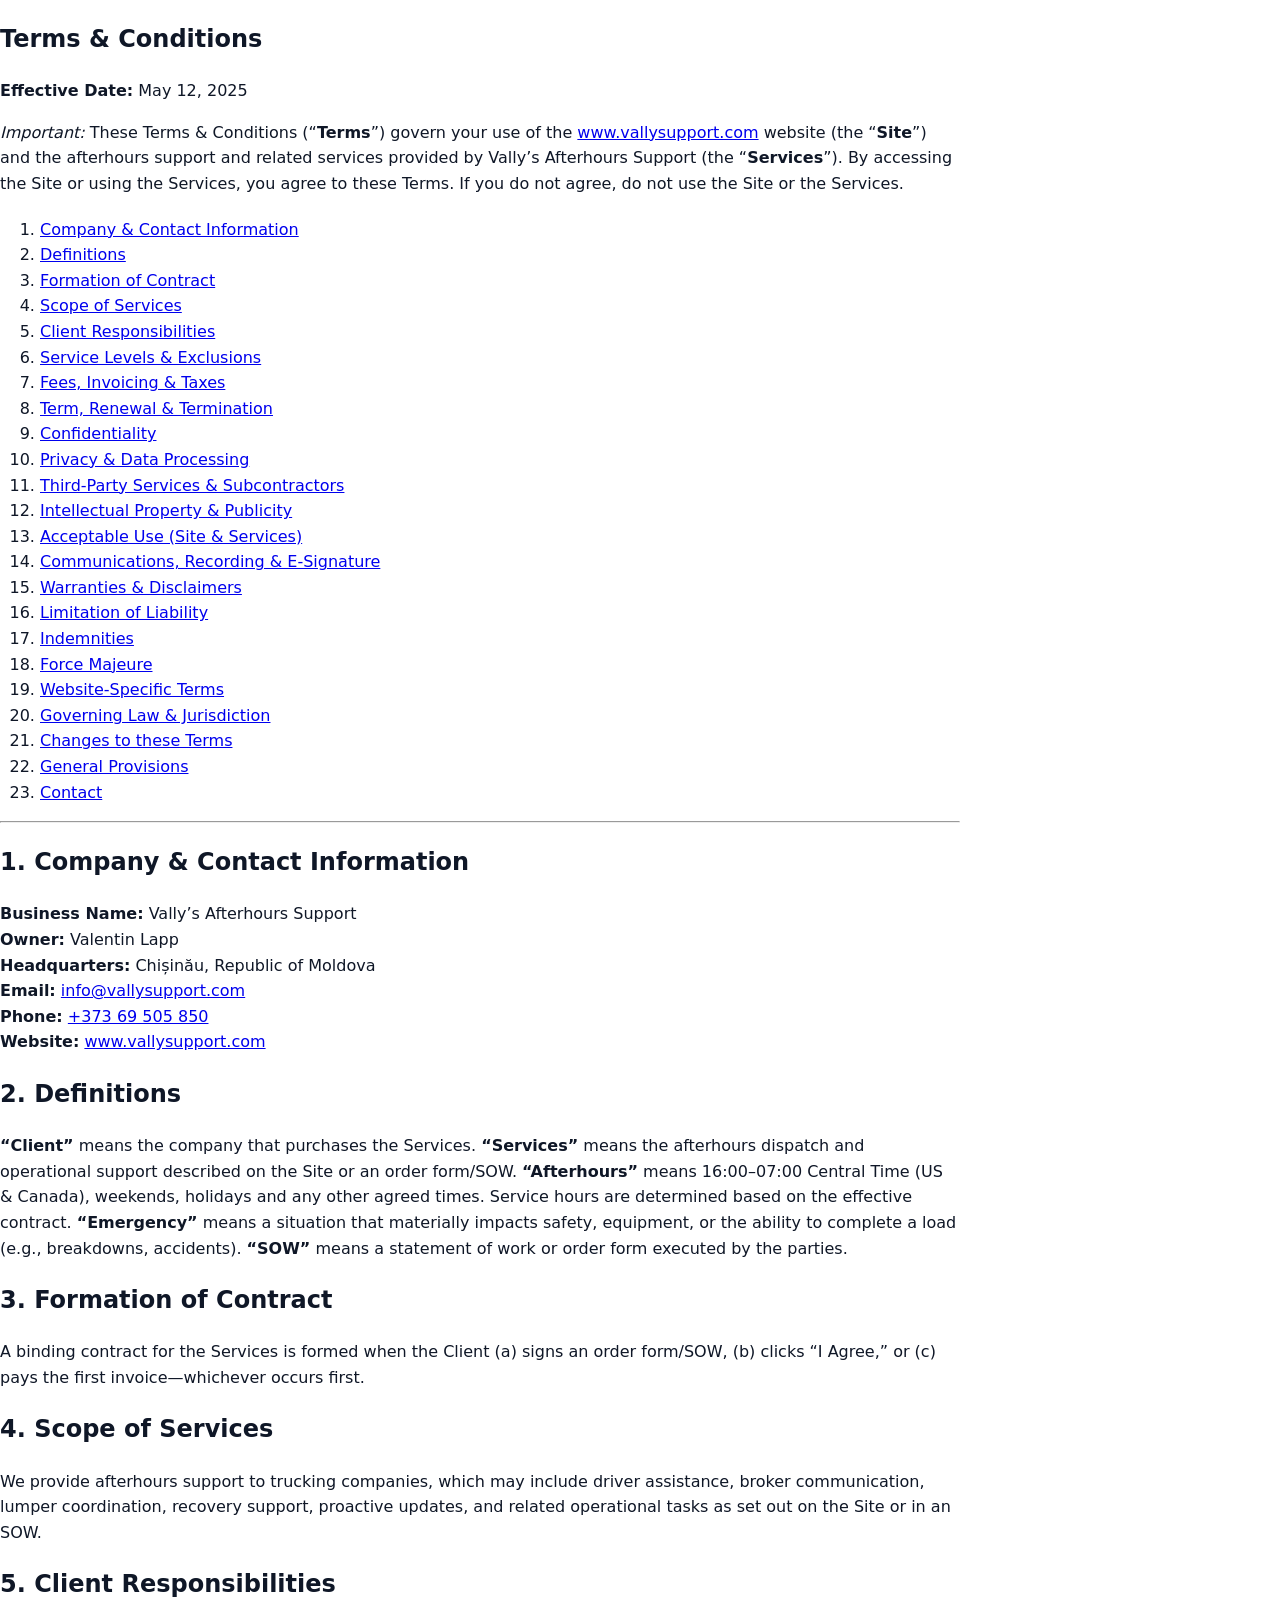
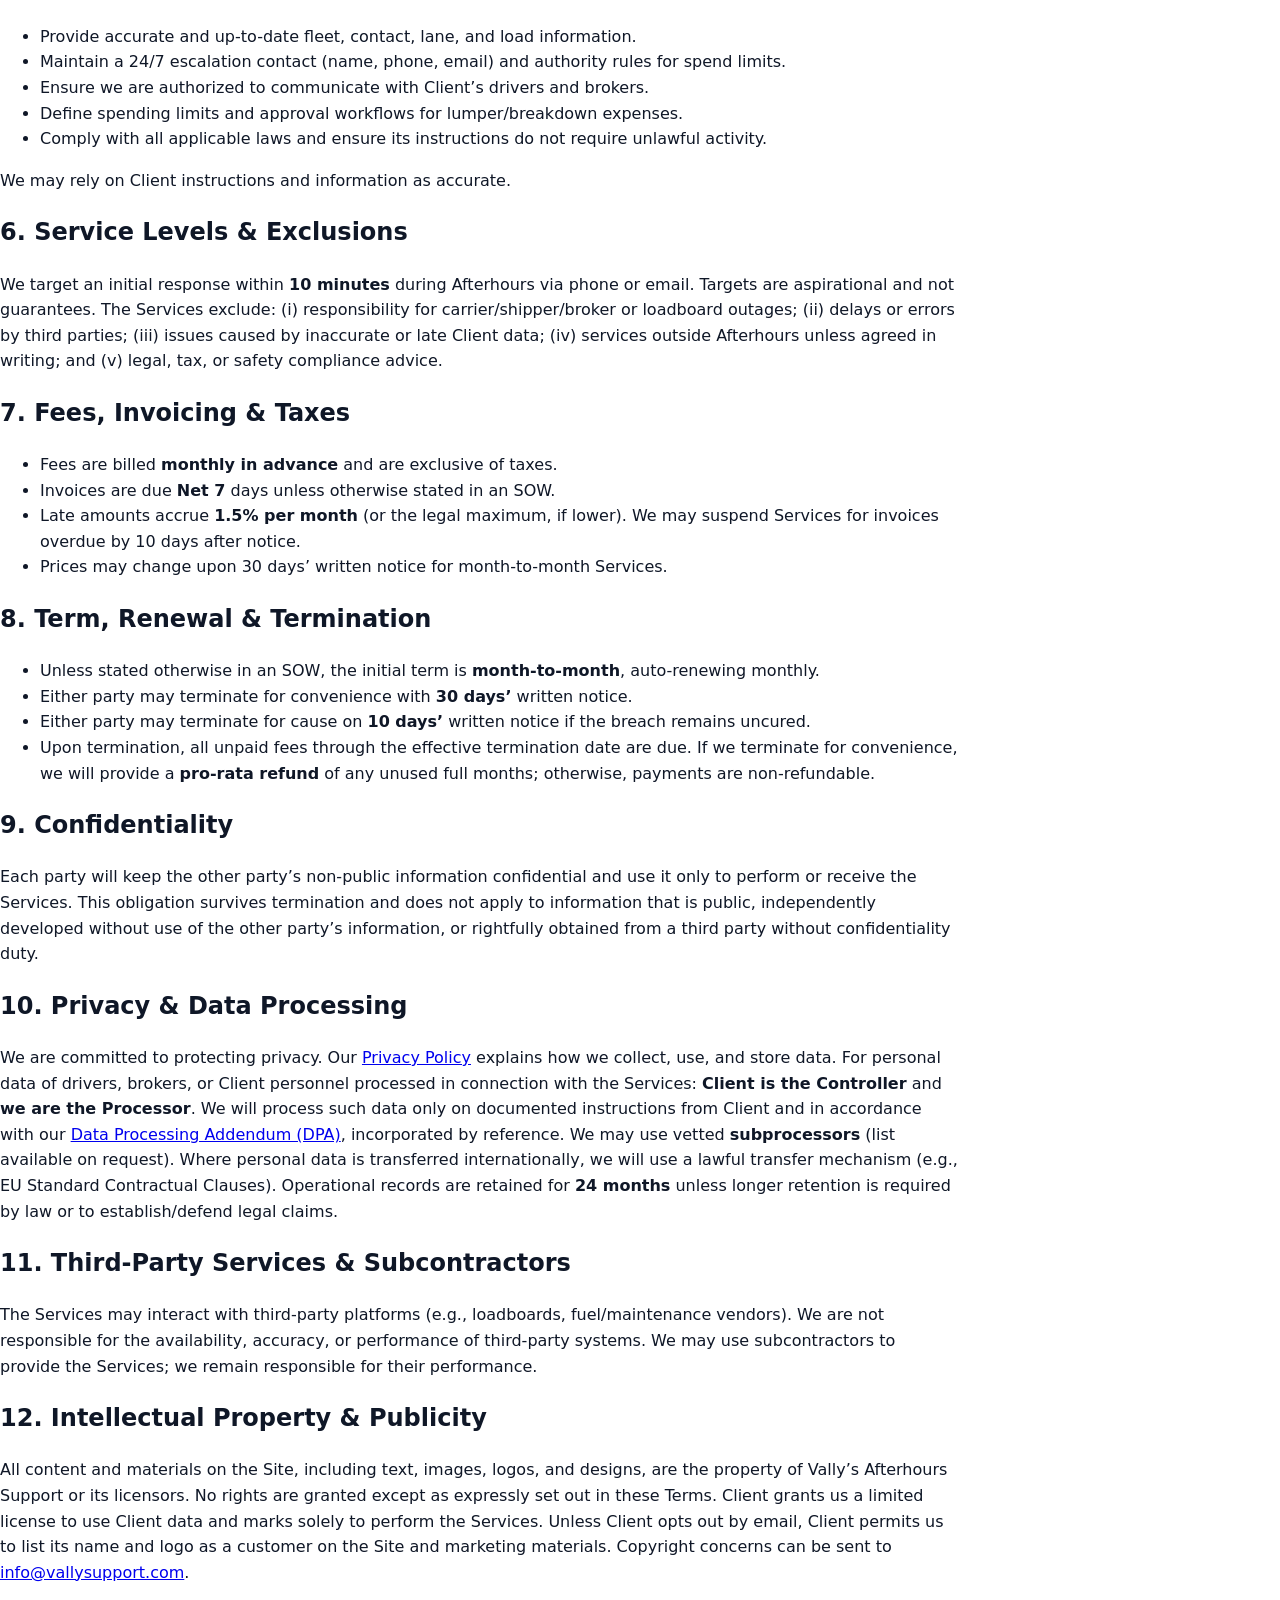
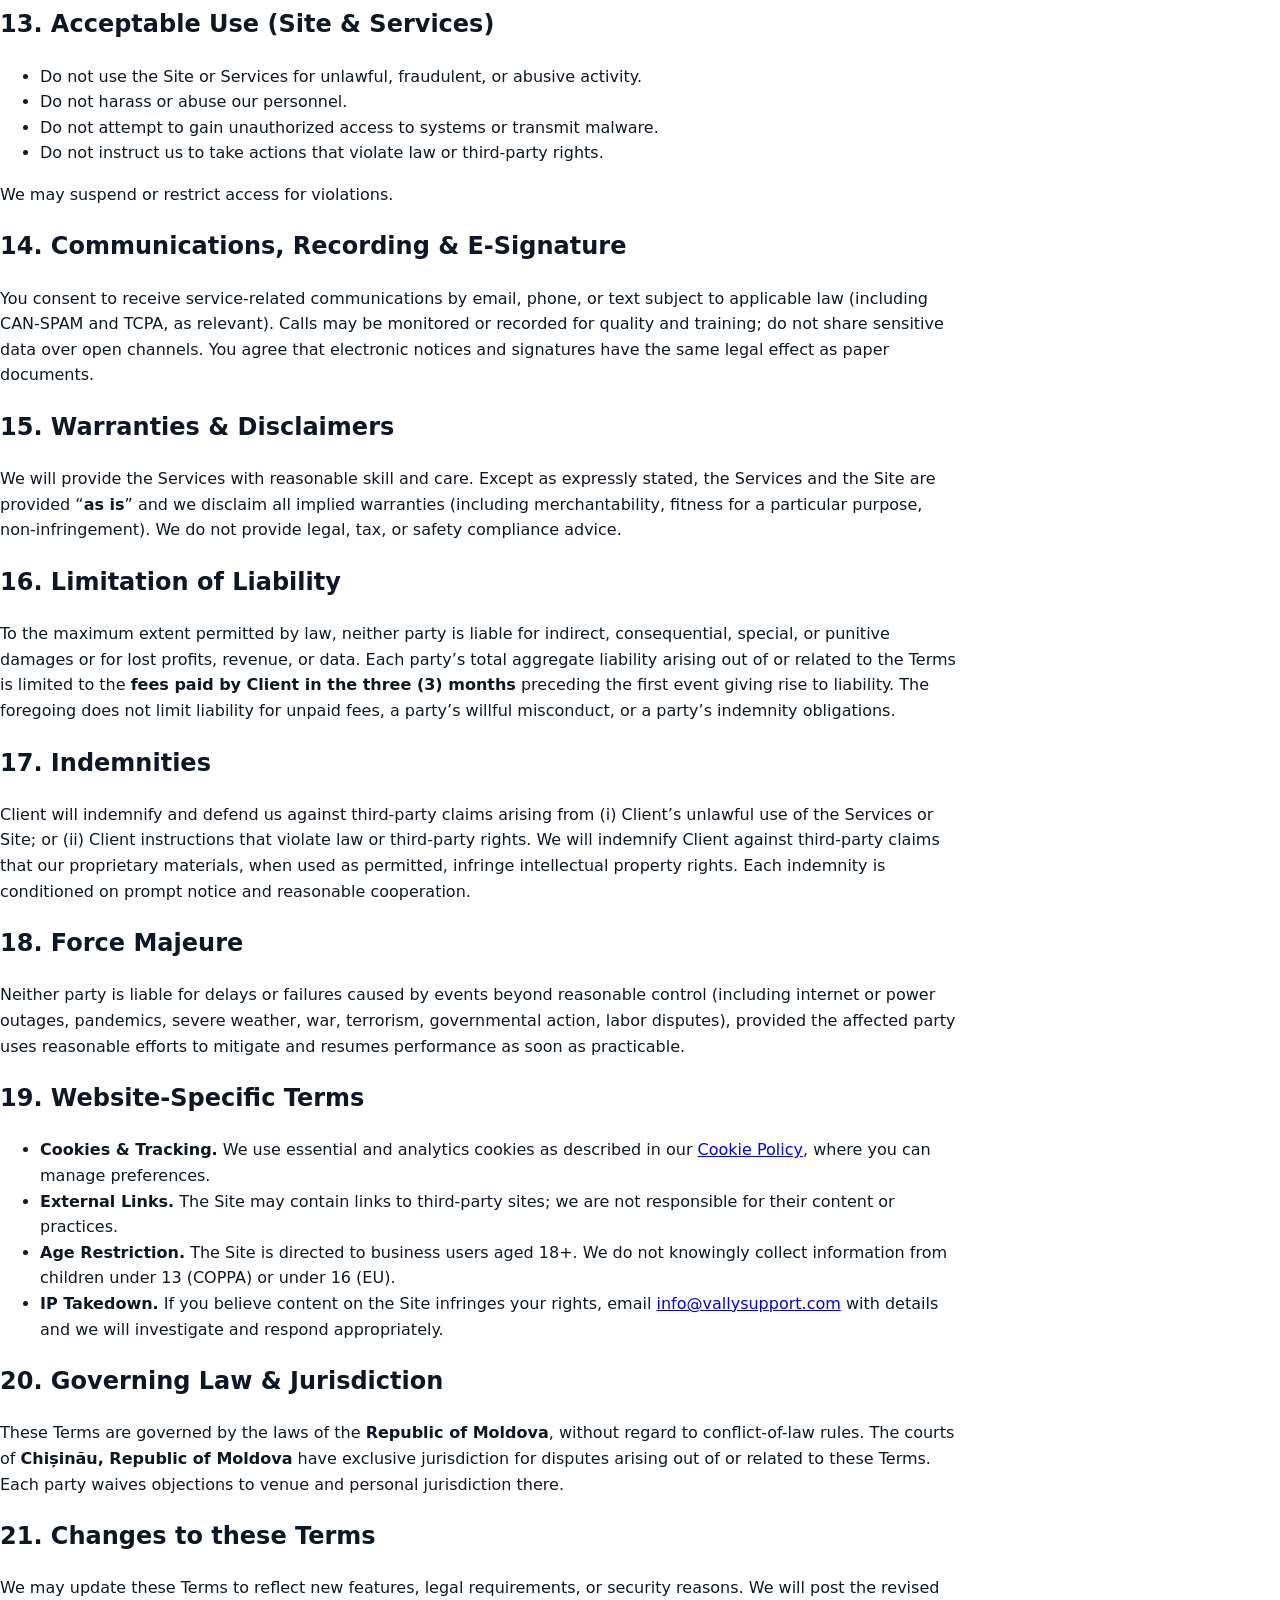
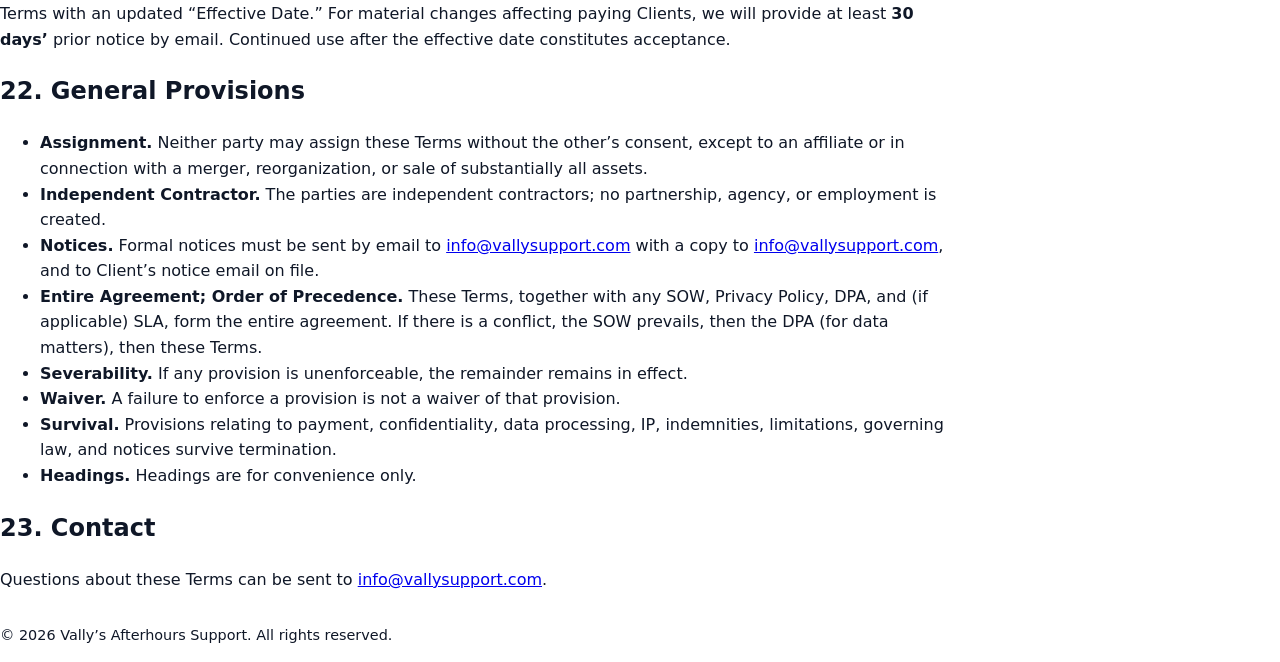
<file: terms.html>
<!DOCTYPE html>
<html lang="en">

<head>
  <meta charset="utf-8">
  <title>Terms & Conditions – Vally’s Afterhours Support</title>
  <meta name="viewport" content="width=device-width, initial-scale=1">
  <!-- Reuse the site styles; no extra CSS required -->
  <link rel="stylesheet" href="./assets/css/styles.css">
  <meta name="description"
    content="Terms & Conditions for Vally’s Afterhours Support website and afterhours support services for trucking companies.">
</head>

<body>

  <section class="section" style="max-width: 60rem;">
    <h1>Terms &amp; Conditions</h1>
    <p><strong>Effective Date:</strong> May 12, 2025</p>
    <p><em>Important:</em> These Terms &amp; Conditions (“<strong>Terms</strong>”) govern your use of the
      <a href="https://www.vallysupport.com">www.vallysupport.com</a> website (the “<strong>Site</strong>”)
      and the afterhours support and related services provided by Vally’s Afterhours Support (the
      “<strong>Services</strong>”).
      By accessing the Site or using the Services, you agree to these Terms. If you do not agree, do not use the Site or
      the Services.
    </p>

    <!-- In-page nav -->
    <nav aria-label="Contents" style="margin-top: 1.25rem;">
      <ol>
        <li><a href="#company">Company &amp; Contact Information</a></li>
        <li><a href="#definitions">Definitions</a></li>
        <li><a href="#formation">Formation of Contract</a></li>
        <li><a href="#services">Scope of Services</a></li>
        <li><a href="#client">Client Responsibilities</a></li>
        <li><a href="#sla">Service Levels &amp; Exclusions</a></li>
        <li><a href="#fees">Fees, Invoicing &amp; Taxes</a></li>
        <li><a href="#term">Term, Renewal &amp; Termination</a></li>
        <li><a href="#confidentiality">Confidentiality</a></li>
        <li><a href="#data">Privacy &amp; Data Processing</a></li>
        <li><a href="#thirdparty">Third-Party Services &amp; Subcontractors</a></li>
        <li><a href="#ip">Intellectual Property &amp; Publicity</a></li>
        <li><a href="#acceptable">Acceptable Use (Site &amp; Services)</a></li>
        <li><a href="#comms">Communications, Recording &amp; E-Signature</a></li>
        <li><a href="#warranty">Warranties &amp; Disclaimers</a></li>
        <li><a href="#liability">Limitation of Liability</a></li>
        <li><a href="#indemnity">Indemnities</a></li>
        <li><a href="#force">Force Majeure</a></li>
        <li><a href="#website">Website-Specific Terms</a></li>
        <li><a href="#govlaw">Governing Law &amp; Jurisdiction</a></li>
        <li><a href="#changes">Changes to these Terms</a></li>
        <li><a href="#boilerplate">General Provisions</a></li>
        <li><a href="#contact">Contact</a></li>
      </ol>
    </nav>

    <hr>

    <h2 id="company">1. Company &amp; Contact Information</h2>
    <p><strong>Business Name:</strong> Vally’s Afterhours Support<br>
      <strong>Owner:</strong> Valentin Lapp<br>
      <strong>Headquarters:</strong> Chișinău, Republic of Moldova<br>
      <strong>Email:</strong> <a href="mailto:info@vallysupport.com">info@vallysupport.com</a><br>
      <strong>Phone:</strong> <a href="tel:+37369505850">+373 69 505 850</a><br>
      <strong>Website:</strong> <a href="https://www.vallysupport.com">www.vallysupport.com</a><br>
    </p>

    <h2 id="definitions">2. Definitions</h2>
    <p><strong>“Client”</strong> means the company that purchases the Services. <strong>“Services”</strong> means the
      afterhours dispatch and operational support described on the Site or an order form/SOW.
      <strong>“Afterhours”</strong> means 16:00–07:00 Central Time (US &amp; Canada), weekends, holidays and any other
      agreed times. Service hours are determined based on the effective contract. <strong>“Emergency”</strong> means a
      situation that materially impacts safety, equipment, or the ability to complete a load (e.g., breakdowns,
      accidents). <strong>“SOW”</strong> means a statement of work or order form executed by the parties.</p>

    <h2 id="formation">3. Formation of Contract</h2>
    <p>A binding contract for the Services is formed when the Client (a) signs an order form/SOW, (b) clicks “I Agree,”
      or (c) pays the first invoice—whichever occurs first.</p>

    <h2 id="services">4. Scope of Services</h2>
    <p>We provide afterhours support to trucking companies, which may include driver assistance, broker communication,
      lumper coordination, recovery support, proactive updates, and related operational tasks as set out on the Site or
      in an SOW.</p>

    <h2 id="client">5. Client Responsibilities</h2>
    <ul>
      <li>Provide accurate and up-to-date fleet, contact, lane, and load information.</li>
      <li>Maintain a 24/7 escalation contact (name, phone, email) and authority rules for spend limits.</li>
      <li>Ensure we are authorized to communicate with Client’s drivers and brokers.</li>
      <li>Define spending limits and approval workflows for lumper/breakdown expenses.</li>
      <li>Comply with all applicable laws and ensure its instructions do not require unlawful activity.</li>
    </ul>
    <p>We may rely on Client instructions and information as accurate.</p>

    <h2 id="sla">6. Service Levels &amp; Exclusions</h2>
    <p>We target an initial response within <strong>10 minutes</strong> during Afterhours via phone or email. Targets
      are aspirational and not guarantees. The Services exclude: (i) responsibility for carrier/shipper/broker or
      loadboard outages; (ii) delays or errors by third parties; (iii) issues caused by inaccurate or late Client data;
      (iv) services outside Afterhours unless agreed in writing; and (v) legal, tax, or safety compliance advice.</p>

    <h2 id="fees">7. Fees, Invoicing &amp; Taxes</h2>
    <ul>
      <li>Fees are billed <strong>monthly in advance</strong> and are exclusive of taxes.</li>
      <li>Invoices are due <strong>Net 7</strong> days unless otherwise stated in an SOW.</li>
      <li>Late amounts accrue <strong>1.5% per month</strong> (or the legal maximum, if lower). We may suspend Services
        for invoices overdue by 10 days after notice.</li>
      <li>Prices may change upon 30 days’ written notice for month-to-month Services.</li>
    </ul>

    <h2 id="term">8. Term, Renewal &amp; Termination</h2>
    <ul>
      <li>Unless stated otherwise in an SOW, the initial term is <strong>month-to-month</strong>, auto-renewing monthly.
      </li>
      <li>Either party may terminate for convenience with <strong>30 days’</strong> written notice.</li>
      <li>Either party may terminate for cause on <strong>10 days’</strong> written notice if the breach remains
        uncured.</li>
      <li>Upon termination, all unpaid fees through the effective termination date are due. If we terminate for
        convenience, we will provide a <strong>pro-rata refund</strong> of any unused full months; otherwise, payments
        are non-refundable.</li>
    </ul>

    <h2 id="confidentiality">9. Confidentiality</h2>
    <p>Each party will keep the other party’s non-public information confidential and use it only to perform or receive
      the Services. This obligation survives termination and does not apply to information that is public, independently
      developed without use of the other party’s information, or rightfully obtained from a third party without
      confidentiality duty.</p>

    <h2 id="data">10. Privacy &amp; Data Processing</h2>
    <p>We are committed to protecting privacy. Our <a href="./privacy.html" target="_blank" rel="noopener">Privacy
        Policy</a> explains how we collect, use, and store data. For personal data of drivers, brokers, or Client
      personnel processed in connection with the Services: <strong>Client is the Controller</strong> and <strong>we are
        the Processor</strong>. We will process such data only on documented instructions from Client and in accordance
      with our <a href="./dpa.html" target="_blank" rel="noopener">Data Processing Addendum (DPA)</a>, incorporated by
      reference. We may use vetted <strong>subprocessors</strong> (list available on request). Where personal data is
      transferred internationally, we will use a lawful transfer mechanism (e.g., EU Standard Contractual Clauses).
      Operational records are retained for <strong>24 months</strong> unless longer retention is required by law or to
      establish/defend legal claims.</p>

    <h2 id="thirdparty">11. Third-Party Services &amp; Subcontractors</h2>
    <p>The Services may interact with third-party platforms (e.g., loadboards, fuel/maintenance vendors). We are not
      responsible for the availability, accuracy, or performance of third-party systems. We may use subcontractors to
      provide the Services; we remain responsible for their performance.</p>

    <h2 id="ip">12. Intellectual Property &amp; Publicity</h2>
    <p>All content and materials on the Site, including text, images, logos, and designs, are the property of Vally’s
      Afterhours Support or its licensors. No rights are granted except as expressly set out in these Terms. Client
      grants us a limited license to use Client data and marks solely to perform the Services. Unless Client opts out by
      email, Client permits us to list its name and logo as a customer on the Site and marketing materials. Copyright
      concerns can be sent to <a href="mailto:info@vallysupport.com">info@vallysupport.com</a>.</p>

    <h2 id="acceptable">13. Acceptable Use (Site &amp; Services)</h2>
    <ul>
      <li>Do not use the Site or Services for unlawful, fraudulent, or abusive activity.</li>
      <li>Do not harass or abuse our personnel.</li>
      <li>Do not attempt to gain unauthorized access to systems or transmit malware.</li>
      <li>Do not instruct us to take actions that violate law or third-party rights.</li>
    </ul>
    <p>We may suspend or restrict access for violations.</p>

    <h2 id="comms">14. Communications, Recording &amp; E-Signature</h2>
    <p>You consent to receive service-related communications by email, phone, or text subject to applicable law
      (including CAN-SPAM and TCPA, as relevant). Calls may be monitored or recorded for quality and training; do not
      share sensitive data over open channels. You agree that electronic notices and signatures have the same legal
      effect as paper documents.</p>

    <h2 id="warranty">15. Warranties &amp; Disclaimers</h2>
    <p>We will provide the Services with reasonable skill and care. Except as expressly stated, the Services and the
      Site are provided “<strong>as is</strong>” and we disclaim all implied warranties (including merchantability,
      fitness for a particular purpose, non-infringement). We do not provide legal, tax, or safety compliance advice.
    </p>

    <h2 id="liability">16. Limitation of Liability</h2>
    <p>To the maximum extent permitted by law, neither party is liable for indirect, consequential, special, or punitive
      damages or for lost profits, revenue, or data. Each party’s total aggregate liability arising out of or related to
      the Terms is limited to the <strong>fees paid by Client in the three (3) months</strong> preceding the first event
      giving rise to liability. The foregoing does not limit liability for unpaid fees, a party’s willful misconduct, or
      a party’s indemnity obligations.</p>

    <h2 id="indemnity">17. Indemnities</h2>
    <p>Client will indemnify and defend us against third-party claims arising from (i) Client’s unlawful use of the
      Services or Site; or (ii) Client instructions that violate law or third-party rights. We will indemnify Client
      against third-party claims that our proprietary materials, when used as permitted, infringe intellectual property
      rights. Each indemnity is conditioned on prompt notice and reasonable cooperation.</p>

    <h2 id="force">18. Force Majeure</h2>
    <p>Neither party is liable for delays or failures caused by events beyond reasonable control (including internet or
      power outages, pandemics, severe weather, war, terrorism, governmental action, labor disputes), provided the
      affected party uses reasonable efforts to mitigate and resumes performance as soon as practicable.</p>

    <h2 id="website">19. Website-Specific Terms</h2>
    <ul>
      <li><strong>Cookies &amp; Tracking.</strong> We use essential and analytics cookies as described in our <a
          href="./cookies.html" target="_blank" rel="noopener">Cookie Policy</a>, where you can manage preferences.</li>
      <li><strong>External Links.</strong> The Site may contain links to third-party sites; we are not responsible for
        their content or practices.</li>
      <li><strong>Age Restriction.</strong> The Site is directed to business users aged 18+. We do not knowingly collect
        information from children under 13 (COPPA) or under 16 (EU).</li>
      <li><strong>IP Takedown.</strong> If you believe content on the Site infringes your rights, email <a
          href="mailto:info@vallysupport.com">info@vallysupport.com</a> with details and we will investigate and respond
        appropriately.</li>
    </ul>

    <h2 id="govlaw">20. Governing Law &amp; Jurisdiction</h2>
    <p>These Terms are governed by the laws of the <strong>Republic of Moldova</strong>, without regard to
      conflict-of-law rules. The courts of <strong>Chișinău, Republic of Moldova</strong> have exclusive jurisdiction
      for disputes arising out of or related to these Terms. Each party waives objections to venue and personal
      jurisdiction there.</p>

    <h2 id="changes">21. Changes to these Terms</h2>
    <p>We may update these Terms to reflect new features, legal requirements, or security reasons. We will post the
      revised Terms with an updated “Effective Date.” For material changes affecting paying Clients, we will provide at
      least <strong>30 days’</strong> prior notice by email. Continued use after the effective date constitutes
      acceptance.</p>

    <h2 id="boilerplate">22. General Provisions</h2>
    <ul>
      <li><strong>Assignment.</strong> Neither party may assign these Terms without the other’s consent, except to an
        affiliate or in connection with a merger, reorganization, or sale of substantially all assets.</li>
      <li><strong>Independent Contractor.</strong> The parties are independent contractors; no partnership, agency, or
        employment is created.</li>
      <li><strong>Notices.</strong> Formal notices must be sent by email to <a
          href="mailto:info@vallysupport.com">info@vallysupport.com</a> with a copy to <a
          href="mailto:info@vallysupport.com">info@vallysupport.com</a>, and to Client’s notice email on file.</li>
      <li><strong>Entire Agreement; Order of Precedence.</strong> These Terms, together with any SOW, Privacy Policy,
        DPA, and (if applicable) SLA, form the entire agreement. If there is a conflict, the SOW prevails, then the DPA
        (for data matters), then these Terms.</li>
      <li><strong>Severability.</strong> If any provision is unenforceable, the remainder remains in effect.</li>
      <li><strong>Waiver.</strong> A failure to enforce a provision is not a waiver of that provision.</li>
      <li><strong>Survival.</strong> Provisions relating to payment, confidentiality, data processing, IP, indemnities,
        limitations, governing law, and notices survive termination.</li>
      <li><strong>Headings.</strong> Headings are for convenience only.</li>
    </ul>

    <h2 id="contact">23. Contact</h2>
    <p>Questions about these Terms can be sent to <a href="mailto:info@vallysupport.com">info@vallysupport.com</a>.
    </p>

    <p style="margin-top: 2rem; font-size: 0.9rem; color: var(--gray-700);">
      © <span id="year"></span> Vally’s Afterhours Support. All rights reserved.
    </p>
  </section>

  <script>
    // tiny helper to keep copyright year current
    document.getElementById('year').textContent = new Date().getFullYear();
  </script>

</body>

</html>
</file>
<file: assets/css/styles.css>
/* =================================================================
   Vally’s Support · Global Style Sheet
   Version....... 2.0 (Consolidated & Clean)
   Purpose....... All-in-one styling for Landing, Forms, & Modals
================================================================= */

/* ---------- 1. Design Tokens ---------------------------------- */
:root {
    /* Brand Colors */
    --brand-blue: #2563eb;
    --brand-blue-hover: #1d4ed8;
    --navy-dark: #0f172a;
    --navy-deep: #020617;
    
    /* Neutrals */
    --white: #ffffff;
    --slate-50: #f8fafc;
    --slate-200: #e2e8f0;
    --slate-400: #94a3b8;
    --slate-600: #475569;
    --slate-900: #0f1727;

    /* Geometry & Spacing */
    --radius-xl: 1.5rem;
    --radius-lg: 0.75rem;
    --font-base: 'Inter', system-ui, -apple-system, sans-serif;
    --page-max: 80rem;
    --shadow-xl: 0 20px 25px -5px rgb(0 0 0 / 0.1), 0 8px 10px -6px rgb(0 0 0 / 0.1);
}

/* ---------- 2. Base Reset ------------------------------------- */
html {
    scroll-behavior: smooth;
    font-size: 16px;
}

body {
    margin: 0;
    font-family: var(--font-base);
    background-color: var(--white);
    color: var(--slate-900);
    line-height: 1.6;
    -webkit-font-smoothing: antialiased;
    overflow-x: hidden;
}

*, ::before, ::after {
    box-sizing: border-box;
}

img {
    max-width: 100%;
    display: block;
}

/* ---------- 3. Header & Navbar -------------------------------- */
#siteHeader {
    position: fixed;
    top: 0;
    width: 100%;
    z-index: 1000;
    transition: all 0.4s cubic-bezier(0.4, 0, 0.2, 1);
    padding: 1.5rem 0; /* matches py-6 */
}

/* Scrolled state forced by JS */
#siteHeader.scrolled {
    background-color: rgba(15, 23, 42, 0.98) !important;
    backdrop-filter: blur(12px);
    padding: 0.75rem 0 !important;
    border-bottom: 1px solid rgba(255, 255, 255, 0.05);
    box-shadow: 0 10px 15px -3px rgba(0, 0, 0, 0.3);
}

#siteHeader.scrolled .nav-link {
    color: #f8fafc !important; /* slate-50 brightness */
}

/* Nav Link Transitions */
.nav-link {
    transition: color 0.3s ease;
}

#siteHeader.scrolled .nav-link {
    color: var(--slate-200) !important;
}

#siteHeader.scrolled .nav-link:hover {
    color: var(--brand-blue) !important;
}

/* ---------- 4. Hero & Particles ------------------------------- */
#hero {
    position: relative;
    background: linear-gradient(180deg, #1E3A8A 0%, #0f172a 100%);
    color: var(--white);
    overflow: hidden;
}

#heroCanvas {
    position: absolute;
    inset: 0;
    z-index: 1;
    width: 100%;
    height: 100%;
    pointer-events: none;
}

/* Ensure text stays above particles */
#hero .relative.z-10 {
    position: relative;
    z-index: 10;
}

/* ---------- 5. Components & Cards ----------------------------- */
.pricing-card {
    transition: transform 0.3s ease, box-shadow 0.3s ease;
    border: 1px solid var(--slate-200);
}

.pricing-card:hover {
    transform: translateY(-8px);
    box-shadow: var(--shadow-xl);
}

.btn-primary {
    transition: all 0.2s ease;
}

.btn-primary:hover {
    transform: scale(1.02);
    filter: brightness(1.1);
}

/* Form Inputs */
input, select {
    transition: border-color 0.2s ease, box-shadow 0.2s ease, transform 0.2s ease;
}

input:focus, select:focus {
    border-color: var(--brand-blue) !important;
    box-shadow: 0 0 0 4px rgba(37, 99, 235, 0.1);
    transform: translateY(-1px);
    outline: none;
}

/* ---------- 6. Privacy & Consent Modal ------------------------ */
.vs-consent {
    position: fixed;
    inset: 0;
    display: flex;
    align-items: center;
    justify-content: center;
    background: rgba(2, 6, 23, 0.7);
    backdrop-filter: blur(4px);
    z-index: 9999;
}

.vs-consent.is-hidden {
    display: none;
}

/* Scroll lock helper */
body.body-lock {
    overflow: hidden;
}

@keyframes modalBounce {
    0% { transform: scale(0.9); opacity: 0; }
    100% { transform: scale(1); opacity: 1; }
}

.vs-consent__panel {
    animation: modalBounce 0.4s cubic-bezier(0.34, 1.56, 0.64, 1);
}

/* ---------- 7. Visibility & Legibility Fixes ------------------ */

/* Solution Header visibility on dark background */
#solution h2 {
    color: var(--white) !important;
}

/* Footer Copyright visibility */
footer div[class*="opacity"] {
    opacity: 0.8 !important;
}

/* ---------- 8. Process List Numbers --------------------------- */
#process > ol {
    counter-reset: step;
    list-style: none;
    padding: 0;
}

#process > ol > li {
    position: relative;
    counter-increment: step;
}

/* Numbered Badge */
#process > ol > li::before {
    content: counter(step);
    position: absolute;
    left: 1.25rem;
    top: 1.25rem;
    width: 2rem;
    height: 2rem;
    background: var(--brand-blue);
    color: var(--white);
    border-radius: 50%;
    display: flex;
    align-items: center;
    justify-content: center;
    font-weight: 800;
    font-size: 0.875rem;
    box-shadow: 0 4px 6px -1px rgba(37, 99, 235, 0.2);
}

/* Restore nested list behavior */
#process li ul {
    list-style: disc;
    padding-left: 1.5rem;
}

#process li ul li::before {
    content: none !important;
}

/* ---------- 9. Custom Scrollbar ------------------------------- */
::-webkit-scrollbar {
    width: 10px;
}

::-webkit-scrollbar-track {
    background: var(--navy-dark);
}

::-webkit-scrollbar-thumb {
    background: #1e293b;
    border-radius: 5px;
    border: 2px solid var(--navy-dark);
}

::-webkit-scrollbar-thumb:hover {
    background: var(--brand-blue);
}

/* ---------- 10. Utilities ------------------------------------- */
.is-hidden { display: none !important; }

@media (max-width: 768px) {
    #siteHeader {
        background-color: var(--navy-dark);
        padding: 0.5rem 0;
    }
}
</file>
